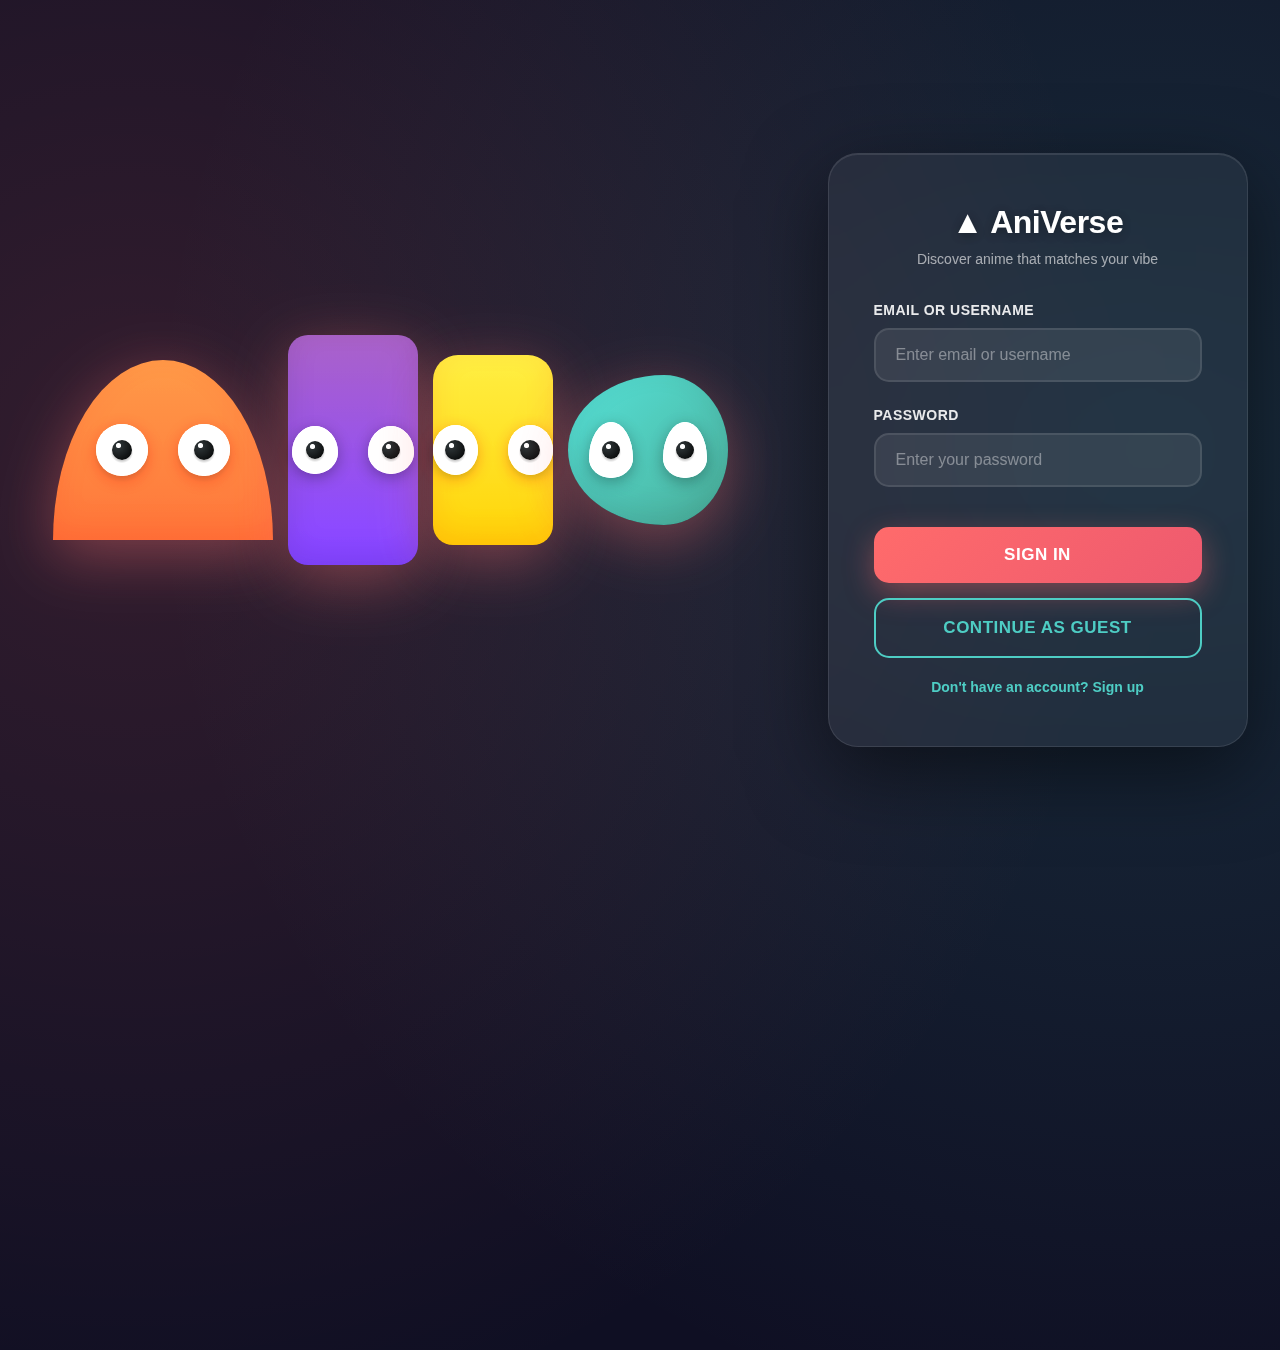
<file: frontend/index.html>
<!DOCTYPE html>
<html lang="en">

<head>
    <meta charset="UTF-8">
    <meta name="viewport" content="width=device-width, initial-scale=1.0">
    <title>AniVerse - Login</title>
    <style>
        * {
            margin: 0;
            padding: 0;
            box-sizing: border-box;
        }

        body {
            font-family: 'Segoe UI', Tahoma, Geneva, Verdana, sans-serif;
            background: #0f0f23;
            min-height: 100vh;
            display: flex;
            justify-content: center;
            align-items: center;
            overflow: hidden;
            position: relative;
        }

        body::before {
            content: '';
            position: absolute;
            width: 200%;
            height: 200%;
            background: radial-gradient(circle at 30% 50%, rgba(255, 107, 107, 0.15) 0%, transparent 50%),
                radial-gradient(circle at 70% 50%, rgba(78, 205, 196, 0.15) 0%, transparent 50%);
            animation: backgroundShift 20s ease-in-out infinite;
        }

        @keyframes backgroundShift {

            0%,
            100% {
                transform: translate(0, 0);
            }

            50% {
                transform: translate(-10%, -5%);
            }
        }

        .container {
            position: relative;
            display: flex;
            align-items: center;
            gap: 80px;
            z-index: 1;
        }

        .blobs-container {
            position: relative;
            display: flex;
            flex-direction: row;
            align-items: flex-end;
            justify-content: center;
            gap: 15px;
            padding: 20px;
        }

        .blob {
            position: relative;
            width: 160px;
            height: 160px;
            background: linear-gradient(135deg, #ff6b6b 0%, #ee5a6f 100%);
            border-radius: 63% 37% 54% 46% / 55% 48% 52% 45%;
            box-shadow: 0 15px 60px rgba(255, 107, 107, 0.4),
                inset 0 -10px 30px rgba(0, 0, 0, 0.1);
            animation: blobMorph 6s ease-in-out infinite;
            transition: all 0.5s cubic-bezier(0.68, -0.55, 0.265, 1.55);
            filter: brightness(1.1);
            justify-self: center;
            align-self: center;
        }

        /* Orange Blob - Semi-circle */
        .blob-1 {
            background: linear-gradient(180deg, #FF8C42 0%, #FF6B35 100%);
            animation: blobMorph1 5s ease-in-out infinite;
            width: 220px;
            height: 180px;
            border-radius: 50% 50% 15% 15% / 100% 100% 0% 0%;
        }

        @keyframes blobMorph1 {

            0%,
            100% {
                border-radius: 50% 50% 15% 15% / 100% 100% 0% 0%;
                transform: rotate(0deg) scale(1);
            }

            50% {
                border-radius: 45% 55% 12% 18% / 95% 100% 0% 0%;
                transform: rotate(-3deg) scale(1.03);
            }
        }

        /* Purple Blob - Rectangle */
        .blob-2 {
            background: linear-gradient(180deg, #9B59B6 0%, #7B3FF2 100%);
            animation: blobMorph2 6s ease-in-out infinite;
            width: 130px;
            height: 230px;
            border-radius: 20px;
            transition: all 0.5s cubic-bezier(0.68, -0.55, 0.265, 1.55);
        }

        @keyframes blobMorph2 {

            0%,
            100% {
                border-radius: 15px;
                transform: rotate(0deg) scale(1);
            }

            50% {
                border-radius: 18px 12px 15px 18px;
                transform: rotate(2deg) scale(1.02);
            }
        }

        /* Sneaky behavior - turn around when others cover eyes */
        .blob-2.sneaky {
            transform: rotateY(165deg) translateX(15px);
        }

        .blob-2.sneaky .eyes {
            transform: rotateY(180deg) translateX(-8px);
        }

        /* Yellow Blob - Rounded Square/Cylinder */
        .blob-3 {
            background: linear-gradient(180deg, #FFD93D 0%, #FFC107 100%);
            animation: blobMorph3 7s ease-in-out infinite;
            width: 120px;
            height: 190px;
            border-radius: 25px 25px 20px 20px;
        }

        @keyframes blobMorph3 {

            0%,
            100% {
                border-radius: 20px 20px 15px 15px;
                transform: rotate(0deg) scale(1);
            }

            50% {
                border-radius: 25px 25px 18px 18px;
                transform: rotate(-2deg) scale(1.02);
            }
        }

        /* Teal Blob - Organic blob */
        .blob-4 {
            background: linear-gradient(135deg, #4ECDC4 0%, #44A08D 100%);
            animation: blobMorph4 5.5s ease-in-out infinite;
            width: 160px;
            height: 150px;
            border-radius: 60% 40% 40% 60% / 50% 50% 50% 50%;
        }

        @keyframes blobMorph4 {

            0%,
            100% {
                border-radius: 60% 40% 40% 60% / 50% 50% 50% 50%;
                transform: rotate(0deg) scale(1);
            }

            50% {
                border-radius: 40% 60% 60% 40% / 60% 40% 60% 40%;
                transform: rotate(4deg) scale(1.03);
            }
        }

        @keyframes blobMorph {

            0%,
            100% {
                border-radius: 63% 37% 54% 46% / 55% 48% 52% 45%;
                transform: rotate(0deg) scale(1);
            }

            25% {
                border-radius: 40% 60% 70% 30% / 40% 60% 30% 60%;
                transform: rotate(-5deg) scale(1.05);
            }

            50% {
                border-radius: 70% 30% 30% 70% / 60% 40% 60% 40%;
                transform: rotate(5deg) scale(0.98);
            }

            75% {
                border-radius: 30% 70% 50% 50% / 50% 70% 30% 50%;
                transform: rotate(-3deg) scale(1.02);
            }
        }

        .eyes {
            position: absolute;
            width: 100%;
            height: 100%;
            top: 0;
            left: 0;
            display: flex;
            justify-content: center;
            align-items: center;
            gap: 30px;
            transition: transform 0.3s ease;
        }

        .eye {
            width: 38px;
            height: 42px;
            background: white;
            border-radius: 50% 50% 50% 50% / 60% 60% 40% 40%;
            position: relative;
            box-shadow: 0 4px 15px rgba(0, 0, 0, 0.3),
                inset 0 2px 5px rgba(255, 255, 255, 0.8);
            transition: all 0.3s cubic-bezier(0.68, -0.55, 0.265, 1.55);
        }

        /* Blob 1 - Big round eyes */
        .blob-1 .eye {
            width: 52px;
            height: 52px;
            border-radius: 50%;
        }

        .blob-1 .pupil {
            width: 20px;
            height: 20px;
        }

        /* Blob 2 - Narrow sneaky eyes */
        .blob-2 .eye {
            width: 46px;
            height: 48px;
            border-radius: 50% 50% 50% 50% / 55% 55% 45% 45%;
        }

        .blob-2 .pupil {
            width: 18px;
            height: 18px;
        }

        /* Blob 3 - Wide cheerful eyes */
        .blob-3 .eye {
            width: 54px;
            height: 50px;
            border-radius: 50%;
        }

        .blob-3 .pupil {
            width: 20px;
            height: 20px;
        }

        /* Blob 4 - Oval calm eyes */
        .blob-4 .eye {
            width: 44px;
            height: 56px;
            border-radius: 50% 50% 50% 50% / 65% 65% 35% 35%;
        }

        .blob-4 .pupil {
            width: 18px;
            height: 18px;
        }

        .pupil {
            width: 16px;
            height: 16px;
            background: radial-gradient(circle at 30% 30%, #2d3436, #000);
            border-radius: 50%;
            position: absolute;
            top: 50%;
            left: 50%;
            transform: translate(-50%, -50%);
            transition: all 0.15s ease;
            box-shadow: 0 2px 4px rgba(0, 0, 0, 0.4);
        }

        .pupil::after {
            content: '';
            position: absolute;
            width: 5px;
            height: 5px;
            background: white;
            border-radius: 50%;
            top: 3px;
            left: 4px;
        }

        .mouth {
            position: absolute;
            bottom: 35px;
            left: 50%;
            transform: translateX(-50%);
            width: 50px;
            height: 25px;
            border: 4px solid rgba(255, 255, 255, 0.8);
            border-top: none;
            border-radius: 0 0 50px 50px;
            transition: all 0.3s ease;
            opacity: 0;
        }

        .hand {
            position: absolute;
            width: 55px;
            height: 55px;
            background: inherit;
            border-radius: 60% 40% 55% 45% / 50% 50% 50% 50%;
            opacity: 0;
            transition: all 0.4s cubic-bezier(0.68, -0.55, 0.265, 1.55);
            pointer-events: none;
            box-shadow: 0 5px 20px rgba(0, 0, 0, 0.3);
            filter: brightness(0.95);
        }

        .hand-left {
            left: -25px;
            top: 45%;
            transform: translateY(-50%) rotate(-15deg);
        }

        .hand-right {
            right: -25px;
            top: 45%;
            transform: translateY(-50%) rotate(15deg);
        }

        .blob.covering .hand {
            opacity: 1;
        }

        .blob.covering .hand-left {
            left: 35px;
            transform: translateY(-50%) rotate(5deg) scale(1.1);
        }

        .blob.covering .hand-right {
            right: 35px;
            transform: translateY(-50%) rotate(-5deg) scale(1.1);
        }

        .blob.covering .eye {
            transform: scaleY(0.1);
            opacity: 0.3;
        }

        .blob.covering .pupil {
            opacity: 0;
        }

        .blob.happy {
            animation: wiggle 0.6s ease;
        }

        .blob.happy .mouth {
            opacity: 1;
            height: 30px;
            width: 60px;
        }

        /* Blob 1 - Wide happy smile */
        .blob-1.happy .mouth {
            width: 65px;
            height: 32px;
        }

        /* Blob 2 - Sly smirk */
        .blob-2.happy .mouth {
            width: 45px;
            height: 22px;
            transform: translateX(-50%) rotate(-5deg);
        }

        /* Blob 3 - Big grin */
        .blob-3.happy .mouth {
            width: 70px;
            height: 35px;
            border-width: 5px;
        }

        /* Blob 4 - Gentle smile */
        .blob-4.happy .mouth {
            width: 50px;
            height: 25px;
        }

        .blob.happy .eye {
            height: 25px;
            border-radius: 50% 50% 50% 50% / 70% 70% 30% 30%;
        }

        @keyframes wiggle {

            0%,
            100% {
                transform: rotate(0deg) scale(1);
            }

            25% {
                transform: rotate(-8deg) scale(1.08);
            }

            50% {
                transform: rotate(8deg) scale(1.08);
            }

            75% {
                transform: rotate(-8deg) scale(1.08);
            }
        }

        .blob.surprised .eye {
            width: 48px;
            height: 48px;
            border-radius: 50%;
        }

        .blob.surprised .pupil {
            width: 22px;
            height: 22px;
        }

        .blob.surprised .mouth {
            opacity: 1;
            width: 30px;
            height: 30px;
            border-radius: 50%;
            border: 4px solid rgba(255, 255, 255, 0.8);
            bottom: 30px;
        }

        /* Blob 1 - Big surprise */
        .blob-1.surprised .eye {
            width: 50px;
            height: 50px;
        }

        /* Blob 2 - Caught off guard */
        .blob-2.surprised .eye {
            width: 44px;
            height: 44px;
        }

        /* Blob 3 - Shocked wide */
        .blob-3.surprised .eye {
            width: 52px;
            height: 48px;
        }

        .blob-3.surprised .mouth {
            width: 35px;
            height: 35px;
        }

        /* Blob 4 - Subtle surprise */
        .blob-4.surprised .eye {
            width: 42px;
            height: 52px;
        }

        .blob.nervous {
            animation: shake 0.3s ease;
        }

        .blob.nervous .eye {
            animation: blink 0.15s ease 2;
        }

        @keyframes shake {

            0%,
            100% {
                transform: translateX(0);
            }

            25% {
                transform: translateX(-8px);
            }

            75% {
                transform: translateX(8px);
            }
        }

        @keyframes blink {

            0%,
            100% {
                transform: scaleY(1);
            }

            50% {
                transform: scaleY(0.1);
            }
        }

        .blob.typing .eyes {
            animation: lookDown 0.5s ease forwards;
        }

        @keyframes lookDown {
            to {
                transform: translateY(8px);
            }
        }

        .login-box {
            background: rgba(255, 255, 255, 0.05);
            backdrop-filter: blur(20px);
            padding: 50px 45px;
            border-radius: 30px;
            box-shadow: 0 25px 80px rgba(0, 0, 0, 0.5),
                inset 0 1px 0 rgba(255, 255, 255, 0.1);
            border: 1px solid rgba(255, 255, 255, 0.1);
            width: 420px;
        }

        h2 {
            text-align: center;
            color: #fff;
            margin-bottom: 10px;
            font-size: 32px;
            font-weight: 700;
            letter-spacing: -0.5px;
            text-shadow: 0 2px 10px rgba(0, 0, 0, 0.3);
        }

        .brand-subtitle {
            text-align: center;
            color: rgba(255, 255, 255, 0.6);
            margin-bottom: 35px;
            font-size: 14px;
        }

        .input-group {
            margin-bottom: 25px;
            position: relative;
        }

        label {
            display: block;
            margin-bottom: 10px;
            color: rgba(255, 255, 255, 0.9);
            font-weight: 600;
            font-size: 14px;
            letter-spacing: 0.5px;
            text-transform: uppercase;
        }

        input {
            width: 100%;
            padding: 16px 20px;
            border: 2px solid rgba(255, 255, 255, 0.1);
            border-radius: 15px;
            font-size: 16px;
            transition: all 0.3s ease;
            outline: none;
            background: rgba(255, 255, 255, 0.08);
            color: #fff;
            font-weight: 500;
        }

        input::placeholder {
            color: rgba(255, 255, 255, 0.4);
        }

        input:focus {
            border-color: #4ecdc4;
            background: rgba(255, 255, 255, 0.12);
            box-shadow: 0 0 0 4px rgba(78, 205, 196, 0.15),
                0 8px 20px rgba(78, 205, 196, 0.2);
            transform: translateY(-2px);
        }

        button {
            width: 100%;
            padding: 18px;
            background: linear-gradient(135deg, #ff6b6b 0%, #ee5a6f 100%);
            border: none;
            border-radius: 15px;
            color: white;
            font-size: 17px;
            font-weight: 700;
            cursor: pointer;
            transition: all 0.3s cubic-bezier(0.68, -0.55, 0.265, 1.55);
            margin-top: 15px;
            letter-spacing: 0.5px;
            text-transform: uppercase;
            box-shadow: 0 10px 30px rgba(255, 107, 107, 0.4);
        }

        button:hover {
            transform: translateY(-3px);
            box-shadow: 0 15px 40px rgba(255, 107, 107, 0.5);
            background: linear-gradient(135deg, #ff7b7b 0%, #ff6a7f 100%);
        }

        button:active {
            transform: translateY(-1px);
        }

        .forgot-password {
            text-align: center;
            margin-top: 20px;
        }

        .forgot-password a {
            color: #4ecdc4;
            text-decoration: none;
            font-size: 14px;
            font-weight: 600;
            transition: all 0.3s ease;
        }

        .forgot-password a:hover {
            color: #6ee7db;
            text-shadow: 0 0 10px rgba(78, 205, 196, 0.5);
        }

        .guest-btn {
            background: transparent;
            border: 2px solid #4ecdc4;
            color: #4ecdc4;
            box-shadow: none;
        }

        .guest-btn:hover {
            background: rgba(78, 205, 196, 0.15);
            box-shadow: 0 0 20px rgba(78, 205, 196, 0.3);
            border-color: #6ee7db;
            color: #6ee7db;
        }
    </style>
</head>

<body>
    <div class="container">
        <div class="blobs-container">
            <!-- Orange Blob -->
            <div class="blob blob-1" id="blob1">
                <div class="eyes">
                    <div class="eye">
                        <div class="pupil" data-blob="1" data-eye="1"></div>
                    </div>
                    <div class="eye">
                        <div class="pupil" data-blob="1" data-eye="2"></div>
                    </div>
                </div>
                <div class="mouth"></div>
                <div class="hand hand-left"></div>
                <div class="hand hand-right"></div>
            </div>

            <!-- Purple Blob -->
            <div class="blob blob-2" id="blob2">
                <div class="eyes">
                    <div class="eye">
                        <div class="pupil" data-blob="2" data-eye="1"></div>
                    </div>
                    <div class="eye">
                        <div class="pupil" data-blob="2" data-eye="2"></div>
                    </div>
                </div>
                <div class="mouth"></div>
                <div class="hand hand-left"></div>
                <div class="hand hand-right"></div>
            </div>

            <!-- Yellow Blob -->
            <div class="blob blob-3" id="blob3">
                <div class="eyes">
                    <div class="eye">
                        <div class="pupil" data-blob="3" data-eye="1"></div>
                    </div>
                    <div class="eye">
                        <div class="pupil" data-blob="3" data-eye="2"></div>
                    </div>
                </div>
                <div class="mouth"></div>
                <div class="hand hand-left"></div>
                <div class="hand hand-right"></div>
            </div>

            <!-- Teal Blob -->
            <div class="blob blob-4" id="blob4">
                <div class="eyes">
                    <div class="eye">
                        <div class="pupil" data-blob="4" data-eye="1"></div>
                    </div>
                    <div class="eye">
                        <div class="pupil" data-blob="4" data-eye="2"></div>
                    </div>
                </div>
                <div class="mouth"></div>
                <div class="hand hand-left"></div>
                <div class="hand hand-right"></div>
            </div>
        </div>

        <div class="login-box" id="loginBox">
            <h2>▲ AniVerse</h2>
            <p class="brand-subtitle">Discover anime that matches your vibe</p>
            <div id="errorMessage"
                style="display:none; color:#ff6b6b; text-align:center; margin-bottom:15px; font-size:14px;"></div>
            <form id="loginForm">
                <div class="input-group">
                    <label for="identifier">Email or Username</label>
                    <input type="text" id="identifier" name="identifier" placeholder="Enter email or username" required>
                </div>
                <div class="input-group">
                    <label for="password">Password</label>
                    <input type="password" id="password" name="password" placeholder="Enter your password" required>
                </div>
                <button type="submit" id="loginBtn">Sign In</button>
                <button type="button" id="guestBtn" class="guest-btn">Continue as Guest</button>
                <div class="forgot-password">
                    <a href="#" id="showSignup">Don't have an account? Sign up</a>
                </div>
            </form>
        </div>

        <!-- Signup Modal -->
        <div class="login-box" id="signupBox" style="display:none;">
            <h2>▲ Create Account</h2>
            <p class="brand-subtitle">Join the anime community</p>
            <div id="signupError"
                style="display:none; color:#ff6b6b; text-align:center; margin-bottom:15px; font-size:14px;"></div>
            <form id="signupForm">
                <div class="input-group">
                    <label for="signupEmail">Email</label>
                    <input type="email" id="signupEmail" name="email" placeholder="Enter your email" required>
                </div>
                <div class="input-group">
                    <label for="signupUsername">Username</label>
                    <input type="text" id="signupUsername" name="username" placeholder="Choose a username" required
                        minlength="3">
                </div>
                <div class="input-group">
                    <label for="signupPassword">Password</label>
                    <input type="password" id="signupPassword" name="password" placeholder="Create a password" required
                        minlength="6">
                </div>
                <button type="submit" id="signupBtn">Create Account</button>
                <div class="forgot-password">
                    <a href="#" id="showLogin">Already have an account? Sign in</a>
                </div>
            </form>
        </div>
    </div>

    <script>
        const blobs = [
            document.getElementById('blob1'),
            document.getElementById('blob2'),
            document.getElementById('blob3'),
            document.getElementById('blob4')
        ];

        const allPupils = document.querySelectorAll('.pupil');
        const identifierInput = document.getElementById('identifier');
        const passwordInput = document.getElementById('password');
        const loginForm = document.getElementById('loginForm');

        let currentFocus = null;
        let typingTimer = null;

        // Track mouse movement for eye following
        document.addEventListener('mousemove', (e) => {
            if (currentFocus !== 'password') {
                moveAllEyes(e.clientX, e.clientY);
            }
        });

        function moveAllEyes(targetX, targetY) {
            allPupils.forEach(pupil => {
                const blobId = pupil.getAttribute('data-blob');
                const blob = document.getElementById(`blob${blobId}`);
                const blobRect = blob.getBoundingClientRect();
                const centerX = blobRect.left + blobRect.width / 2;
                const centerY = blobRect.top + blobRect.height / 2;

                const angle = Math.atan2(targetY - centerY, targetX - centerX);
                const distance = Math.min(8, Math.hypot(targetX - centerX, targetY - centerY) / 30);
                const pupilX = Math.cos(angle) * distance;
                const pupilY = Math.sin(angle) * distance;

                pupil.style.transform = `translate(calc(-50% + ${pupilX}px), calc(-50% + ${pupilY}px))`;
            });
        }

        // React to username input
        usernameInput.addEventListener('focus', () => {
            currentFocus = 'username';

            // Different reactions for each blob
            blobs[0].classList.add('happy');
            setTimeout(() => blobs[1].classList.add('surprised'), 100);
            setTimeout(() => blobs[2].classList.add('happy'), 200);
            setTimeout(() => blobs[3].classList.add('surprised'), 300);

            blobs.forEach(blob => blob.classList.add('typing'));

            // Look at the username field
            const inputRect = usernameInput.getBoundingClientRect();
            const inputX = inputRect.left + inputRect.width / 2;
            const inputY = inputRect.top + inputRect.height / 2;
            moveAllEyes(inputX, inputY);

            // Reset after animation
            setTimeout(() => {
                blobs.forEach(blob => {
                    blob.classList.remove('happy', 'surprised');
                });
            }, 800);
        });

        usernameInput.addEventListener('blur', () => {
            if (currentFocus === 'username') {
                currentFocus = null;
            }
            blobs.forEach(blob => {
                blob.classList.remove('happy', 'typing', 'surprised');
            });
        });

        usernameInput.addEventListener('input', () => {
            clearTimeout(typingTimer);

            const length = usernameInput.value.length;

            // Rotating reactions for different blobs
            const blobIndex = length % 4;
            blobs[blobIndex].classList.add('surprised');

            setTimeout(() => {
                blobs[blobIndex].classList.remove('surprised');
            }, 300);

            // Occasional happy wiggle
            if (length > 0 && length % 5 === 0) {
                const randomBlob = blobs[Math.floor(Math.random() * 4)];
                randomBlob.classList.add('happy');
                setTimeout(() => randomBlob.classList.remove('happy'), 600);
            }
        });

        // React to password input - cover eyes for privacy!
        passwordInput.addEventListener('focus', () => {
            currentFocus = 'password';

            // Staggered nervous reaction, but blob 2 (purple) is sneaky!
            blobs.forEach((blob, index) => {
                setTimeout(() => {
                    blob.classList.add('nervous');
                    setTimeout(() => {
                        blob.classList.remove('nervous');
                        // Purple blob (index 1) turns around and peeks!
                        if (index !== 1) {
                            blob.classList.add('covering');
                        } else {
                            // Sneaky blob turns around
                            blob.classList.add('sneaky');

                            // Make eyes look to the corner (sneaky side-eye)
                            setTimeout(() => {
                                const sneakyPupils = blob.querySelectorAll('.pupil');
                                sneakyPupils.forEach((pupil, pIndex) => {
                                    // Look to the right corner (toward password)
                                    const pupilX = pIndex === 0 ? -10 : -10;
                                    const pupilY = -3;
                                    pupil.style.transform = `translate(calc(-50% + ${pupilX}px), calc(-50% + ${pupilY}px))`;
                                });
                            }, 400);
                        }
                    }, 300);
                }, index * 100);
            });
        });

        passwordInput.addEventListener('blur', () => {
            if (currentFocus === 'password') {
                currentFocus = null;
            }

            // Remove sneaky behavior
            blobs[1].classList.remove('sneaky');

            // Peek before uncovering - staggered
            blobs.forEach((blob, index) => {
                setTimeout(() => {
                    blob.classList.remove('covering');
                    blob.classList.add('surprised');

                    setTimeout(() => {
                        blob.classList.remove('surprised');
                    }, 500);
                }, index * 80);
            });
        });

        passwordInput.addEventListener('input', () => {
            // Random nervous shakes while entering password (only covered blobs)
            if (passwordInput.value.length % 2 === 0) {
                const coveredBlobs = blobs.filter((_, index) => index !== 1);
                const randomBlob = coveredBlobs[Math.floor(Math.random() * coveredBlobs.length)];
                randomBlob.classList.add('nervous');
                setTimeout(() => randomBlob.classList.remove('nervous'), 300);
            }

            // Sneaky blob reacts to what it sees (pupils move slightly)
            if (passwordInput.value.length % 3 === 0 && passwordInput.value.length > 0) {
                const sneakyPupils = blobs[1].querySelectorAll('.pupil');
                sneakyPupils.forEach(pupil => {
                    // Quick glance animation
                    pupil.style.transform = `translate(calc(-50% + ${-12}px), calc(-50% + ${-5}px))`;
                    setTimeout(() => {
                        pupil.style.transform = `translate(calc(-50% + ${-10}px), calc(-50% + ${-3}px))`;
                    }, 200);
                });
            }
        });

        // API Configuration
        const API_BASE = 'https://aniverse-production.up.railway.app';

        // Show error message
        function showError(elementId, message) {
            const el = document.getElementById(elementId);
            el.textContent = message;
            el.style.display = 'block';
            setTimeout(() => { el.style.display = 'none'; }, 5000);
        }

        // Toggle between login and signup forms
        document.getElementById('showSignup').addEventListener('click', (e) => {
            e.preventDefault();
            document.getElementById('loginBox').style.display = 'none';
            document.getElementById('signupBox').style.display = 'block';
        });

        document.getElementById('showLogin').addEventListener('click', (e) => {
            e.preventDefault();
            document.getElementById('signupBox').style.display = 'none';
            document.getElementById('loginBox').style.display = 'block';
        });

        // Handle login form submission
        loginForm.addEventListener('submit', async (e) => {
            e.preventDefault();
            const identifier = document.getElementById('identifier').value;
            const password = passwordInput.value;
            const loginBtn = document.getElementById('loginBtn');

            loginBtn.textContent = 'Signing in...';
            loginBtn.disabled = true;

            try {
                const response = await fetch(`${API_BASE}/api/auth/login`, {
                    method: 'POST',
                    headers: { 'Content-Type': 'application/json' },
                    body: JSON.stringify({ identifier, password })
                });

                const data = await response.json();

                if (response.ok) {
                    // Save token and user data
                    localStorage.setItem('aniverse_token', data.access_token);
                    localStorage.setItem('aniverse_user', JSON.stringify(data.user));

                    // Show happy animation
                    blobs.forEach(blob => blob.classList.remove('covering'));
                    blobs.forEach((blob, index) => {
                        setTimeout(() => {
                            blob.classList.add('happy');
                        }, index * 150);
                    });

                    // Redirect to main app
                    setTimeout(() => {
                        window.location.href = 'app.html';
                    }, 800);
                } else {
                    showError('errorMessage', data.detail || 'Login failed. Please check your credentials.');
                    blobs.forEach(blob => blob.classList.add('nervous'));
                    setTimeout(() => blobs.forEach(blob => blob.classList.remove('nervous')), 500);
                }
            } catch (error) {
                console.error('Login error:', error);
                showError('errorMessage', 'Connection failed. Please try again.');
            } finally {
                loginBtn.textContent = 'Sign In';
                loginBtn.disabled = false;
            }
        });

        // Handle signup form submission
        document.getElementById('signupForm').addEventListener('submit', async (e) => {
            e.preventDefault();
            const email = document.getElementById('signupEmail').value;
            const username = document.getElementById('signupUsername').value;
            const password = document.getElementById('signupPassword').value;
            const signupBtn = document.getElementById('signupBtn');

            signupBtn.textContent = 'Creating account...';
            signupBtn.disabled = true;

            try {
                const response = await fetch(`${API_BASE}/api/auth/register`, {
                    method: 'POST',
                    headers: { 'Content-Type': 'application/json' },
                    body: JSON.stringify({ email, username, password })
                });

                const data = await response.json();

                if (response.ok) {
                    // Save token and user data
                    localStorage.setItem('aniverse_token', data.access_token);
                    localStorage.setItem('aniverse_user', JSON.stringify(data.user));

                    // Show happy animation
                    blobs.forEach((blob, index) => {
                        setTimeout(() => {
                            blob.classList.add('happy');
                        }, index * 100);
                    });

                    // Redirect to main app
                    setTimeout(() => {
                        window.location.href = 'app.html';
                    }, 800);
                } else {
                    showError('signupError', data.detail || 'Registration failed. Please try again.');
                }
            } catch (error) {
                console.error('Signup error:', error);
                showError('signupError', 'Connection failed. Please try again.');
            } finally {
                signupBtn.textContent = 'Create Account';
                signupBtn.disabled = false;
            }
        });

        // Guest login handler
        document.getElementById('guestBtn').addEventListener('click', () => {
            // Clear any existing auth
            localStorage.removeItem('aniverse_token');
            localStorage.removeItem('aniverse_user');

            // Fun animation for guest login
            blobs.forEach((blob, index) => {
                setTimeout(() => {
                    blob.classList.add('happy');
                }, index * 100);
            });

            setTimeout(() => {
                window.location.href = 'app.html';
            }, 600);
        });

        // Initial eye position - looking at login box
        setTimeout(() => {
            const loginBoxRect = document.querySelector('.login-box').getBoundingClientRect();
            moveAllEyes(loginBoxRect.left + loginBoxRect.width / 2, loginBoxRect.top + loginBoxRect.height / 2);
        }, 100);

        // Add random blinks to different blobs
        setInterval(() => {
            const randomBlob = blobs[Math.floor(Math.random() * 4)];
            randomBlob.classList.add('nervous');
            setTimeout(() => randomBlob.classList.remove('nervous'), 150);
        }, 3000 + Math.random() * 2000);

        // Random expressions when idle
        setInterval(() => {
            if (!currentFocus) {
                const randomBlob = blobs[Math.floor(Math.random() * 4)];
                const expressions = ['happy', 'surprised'];
                const randomExpression = expressions[Math.floor(Math.random() * expressions.length)];

                randomBlob.classList.add(randomExpression);
                setTimeout(() => {
                    randomBlob.classList.remove(randomExpression);
                }, 800);
            }
        }, 5000 + Math.random() * 3000);
    </script>
</body>

</html>
</file>
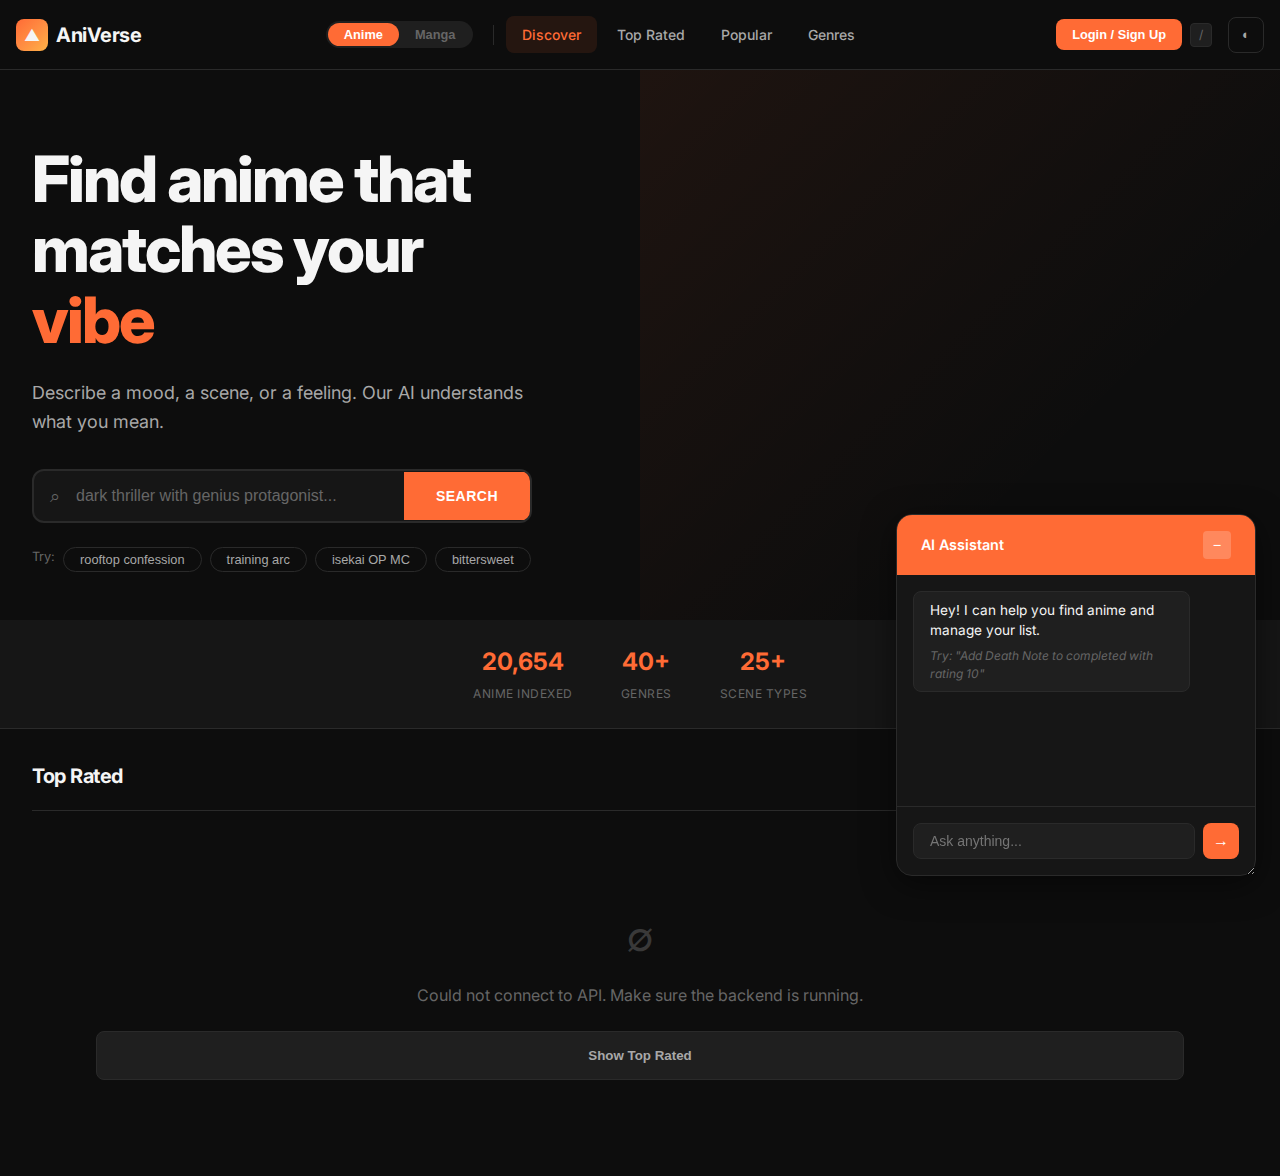
<file: frontend/app.html>
<!DOCTYPE html>
<html lang="en" data-theme="dark">

<head>
    <meta charset="UTF-8">
    <meta name="viewport" content="width=device-width, initial-scale=1.0">
    <title>AniVerse - Discover Anime</title>
    <meta name="description" content="AI-powered anime discovery with semantic search and personalized recommendations">
    <link rel="preconnect" href="https://fonts.googleapis.com">
    <link rel="preconnect" href="https://fonts.gstatic.com" crossorigin>
    <link href="https://fonts.googleapis.com/css2?family=Inter:wght@400;500;600;700;800&display=swap" rel="stylesheet">
    <link rel="stylesheet" href="styles/main.css?v=5">
</head>

<body>
    <!-- Navigation -->
    <nav class="navbar">
        <div class="nav-brand">
            <div class="brand-icon">▲</div>
            <span class="brand-text">AniVerse</span>
        </div>
        <div class="nav-links">
            <!-- Mode Toggle -->
            <div class="mode-toggle" id="modeToggle">
                <button class="mode-btn active" data-mode="anime" onclick="switchMode('anime')">Anime</button>
                <button class="mode-btn" data-mode="manga" onclick="switchMode('manga')">Manga</button>
            </div>
            <div class="nav-divider"></div>
            <a href="#" class="nav-link active" data-view="discover"
                onclick="loadCurrentMode(); return false;">Discover</a>
            <a href="#" class="nav-link" data-view="top-rated" onclick="loadTopRated(); return false;">Top Rated</a>
            <a href="#" class="nav-link" data-view="popular" onclick="loadPopular(); return false;">Popular</a>
            <a href="#" class="nav-link" data-view="genres" onclick="showGenreFilter(); return false;">Genres</a>
        </div>
        <div class="nav-actions">
            <div class="keyboard-hint" title="Press / to search">
                <kbd>/</kbd>
            </div>
            <button class="btn-theme" id="themeToggle" title="Toggle theme (T)">
                <span class="theme-icon">◐</span>
            </button>
        </div>
    </nav>

    <!-- Hero Section -->
    <section class="hero">
        <div class="hero-bg"></div>
        <div class="hero-content">
            <h1 class="hero-title">
                <span>Find anime that</span>
                <span>matches your <span class="highlight">vibe</span></span>
            </h1>
            <p class="hero-subtitle">
                Describe a mood, a scene, or a feeling. Our AI understands what you mean.
            </p>

            <!-- Search Box -->
            <div class="search-container">
                <div class="search-box">
                    <span class="search-icon">⌕</span>
                    <input type="text" id="searchInput" class="search-input"
                        placeholder="dark thriller with genius protagonist..." autocomplete="off">
                    <button class="search-btn" id="searchBtn">Search</button>
                </div>
                <div class="search-examples">
                    <span>Try:</span>
                    <button class="example-chip" data-query="anime with rooftop confession scene">rooftop
                        confession</button>
                    <button class="example-chip" data-query="epic training arc underdog">training arc</button>
                    <button class="example-chip" data-query="isekai overpowered protagonist">isekai OP MC</button>
                    <button class="example-chip" data-query="melancholic bittersweet ending">bittersweet</button>
                </div>
            </div>
        </div>
    </section>

    <!-- Quick Stats Bar -->
    <div class="stats-bar" id="statsBar">
        <div class="stat-item">
            <span class="stat-value" id="statTotal">20,654</span>
            <span class="stat-label">Anime Indexed</span>
        </div>
        <div class="stat-item">
            <span class="stat-value" id="statGenres">40+</span>
            <span class="stat-label">Genres</span>
        </div>
        <div class="stat-item">
            <span class="stat-value" id="statScenes">25+</span>
            <span class="stat-label">Scene Types</span>
        </div>
    </div>

    <!-- Results Section -->
    <section class="results-section" id="resultsSection">
        <div class="results-header">
            <h2 class="results-title" id="resultsTitle">Top Rated</h2>
            <span class="results-count" id="resultsCount"></span>
            <div class="results-actions">
                <button class="view-toggle active" data-view="grid" title="Grid view">▦</button>
                <button class="view-toggle" data-view="list" title="List view">☰</button>
            </div>
        </div>
        <div class="anime-grid" id="animeGrid">
            <!-- Skeleton loading -->
            <div class="skeleton-grid" id="skeletonGrid">
                <div class="skeleton-card">
                    <div class="skeleton-image"></div>
                    <div class="skeleton-text"></div>
                    <div class="skeleton-text short"></div>
                </div>
                <div class="skeleton-card">
                    <div class="skeleton-image"></div>
                    <div class="skeleton-text"></div>
                    <div class="skeleton-text short"></div>
                </div>
                <div class="skeleton-card">
                    <div class="skeleton-image"></div>
                    <div class="skeleton-text"></div>
                    <div class="skeleton-text short"></div>
                </div>
                <div class="skeleton-card">
                    <div class="skeleton-image"></div>
                    <div class="skeleton-text"></div>
                    <div class="skeleton-text short"></div>
                </div>
                <div class="skeleton-card">
                    <div class="skeleton-image"></div>
                    <div class="skeleton-text"></div>
                    <div class="skeleton-text short"></div>
                </div>
                <div class="skeleton-card">
                    <div class="skeleton-image"></div>
                    <div class="skeleton-text"></div>
                    <div class="skeleton-text short"></div>
                </div>
            </div>
            <!-- Loading state (hidden by default) -->
            <div class="loading-state" id="loadingState" style="display: none;">
                <div class="loader"></div>
                <p>Finding anime...</p>
            </div>
            <!-- Empty state -->
            <div class="empty-state" id="emptyState" style="display: none;">
                <span class="empty-icon">∅</span>
                <p>No results found</p>
                <button class="btn-secondary" onclick="loadInitialData()">Show Top Rated</button>
            </div>
        </div>
    </section>

    <!-- Anime Detail Modal -->
    <div class="modal" id="animeModal">
        <div class="modal-backdrop" id="modalBackdrop"></div>
        <div class="modal-content" id="modalContent">
            <button class="modal-close" id="modalClose" title="Close (Esc)">×</button>
            <div class="modal-body" id="modalBody"></div>
        </div>
    </div>

    <!-- AI Chat Panel -->
    <div class="chat-panel" id="chatPanel">
        <div class="chat-header">
            <span class="chat-title">AI Assistant</span>
            <div class="chat-header-actions">
                <button class="chat-toggle" id="chatToggle" title="Toggle (C)">−</button>
            </div>
        </div>
        <div class="chat-body" id="chatBody">
            <div class="chat-messages" id="chatMessages">
                <div class="chat-message assistant">
                    <p>Hey! I can help you find anime and manage your list.</p>
                    <p class="chat-hint-text">Try: "Add Death Note to completed with rating 10"</p>
                </div>
            </div>
            <div class="chat-input-container">
                <input type="text" id="chatInput" class="chat-input" placeholder="Ask anything...">
                <button class="chat-send" id="chatSend">→</button>
            </div>
        </div>
    </div>

    <!-- Toast Notifications -->
    <div class="toast-container" id="toastContainer"></div>

    <!-- Keyboard Shortcuts Modal -->
    <div class="shortcuts-modal" id="shortcutsModal">
        <div class="shortcuts-content">
            <h3>Keyboard Shortcuts</h3>
            <div class="shortcut-row"><kbd>/</kbd><span>Focus search</span></div>
            <div class="shortcut-row"><kbd>C</kbd><span>Toggle chat</span></div>
            <div class="shortcut-row"><kbd>T</kbd><span>Toggle theme</span></div>
            <div class="shortcut-row"><kbd>Esc</kbd><span>Close modal</span></div>
            <div class="shortcut-row"><kbd>?</kbd><span>Show shortcuts</span></div>
            <button class="btn-close" onclick="document.getElementById('shortcutsModal').classList.remove('active')">Got
                it</button>
        </div>
    </div>

    <!-- MAL Import Modal -->
    <div class="import-modal" id="importModal">
        <div class="import-backdrop" onclick="closeImportModal()"></div>
        <div class="import-content">
            <button class="modal-close" onclick="closeImportModal()">✕</button>
            <h2>🔄 Import from MyAnimeList</h2>
            <p class="import-subtitle">Bring your anime list to AniVerse</p>

            <div class="import-options">
                <!-- Option 1: OAuth -->
                <div class="import-option">
                    <div class="option-header">
                        <span class="option-icon">🔗</span>
                        <h3>Connect MAL Account</h3>
                        <span class="option-badge recommended">Recommended</span>
                    </div>
                    <p>Automatically sync your list by connecting your MAL account.</p>
                    <button class="btn-import-primary" onclick="startMALOAuth()">
                        Connect to MyAnimeList →
                    </button>
                </div>

                <div class="import-divider"><span>OR</span></div>

                <!-- Option 2: XML Upload -->
                <div class="import-option">
                    <div class="option-header">
                        <span class="option-icon">📁</span>
                        <h3>Upload XML Export</h3>
                    </div>
                    <p>Import from an XML file exported from MAL.</p>

                    <div class="import-instructions">
                        <h4>📋 How to export from MAL:</h4>
                        <ol>
                            <li>Go to <a href="https://myanimelist.net/panel.php?go=export" target="_blank">MAL Export
                                    Page</a></li>
                            <li>Click <strong>"Export My Anime List"</strong></li>
                            <li>Download the XML file</li>
                            <li>Upload it below</li>
                        </ol>
                    </div>

                    <div class="file-upload-zone" id="uploadZone">
                        <input type="file" id="xmlFileInput" accept=".xml,.gz" hidden>
                        <span class="upload-icon">📤</span>
                        <p>Drop your XML file here or <button
                                onclick="document.getElementById('xmlFileInput').click()">browse</button></p>
                        <span class="file-name" id="fileName"></span>
                    </div>
                    <button class="btn-import-secondary" id="uploadBtn" onclick="uploadMALXml()" disabled>
                        Upload & Import
                    </button>
                </div>
            </div>

            <div class="import-progress" id="importProgress" style="display: none;">
                <div class="progress-bar">
                    <div class="progress-fill"></div>
                </div>
                <p id="importStatus">Importing your anime list...</p>
            </div>
        </div>
    </div>

    <!-- Genre Filter Modal -->
    <div class="genre-modal" id="genreModal">
        <div class="genre-backdrop" onclick="closeGenreModal()"></div>
        <div class="genre-content">
            <button class="modal-close" onclick="closeGenreModal()">✕</button>
            <h3>Filter by Genre</h3>
            <div class="genre-grid" id="genreGrid">
                <!-- Genres loaded dynamically -->
            </div>
        </div>
    </div>

    <script src="components/app.js?v=5"></script>
</body>

</html>
</file>
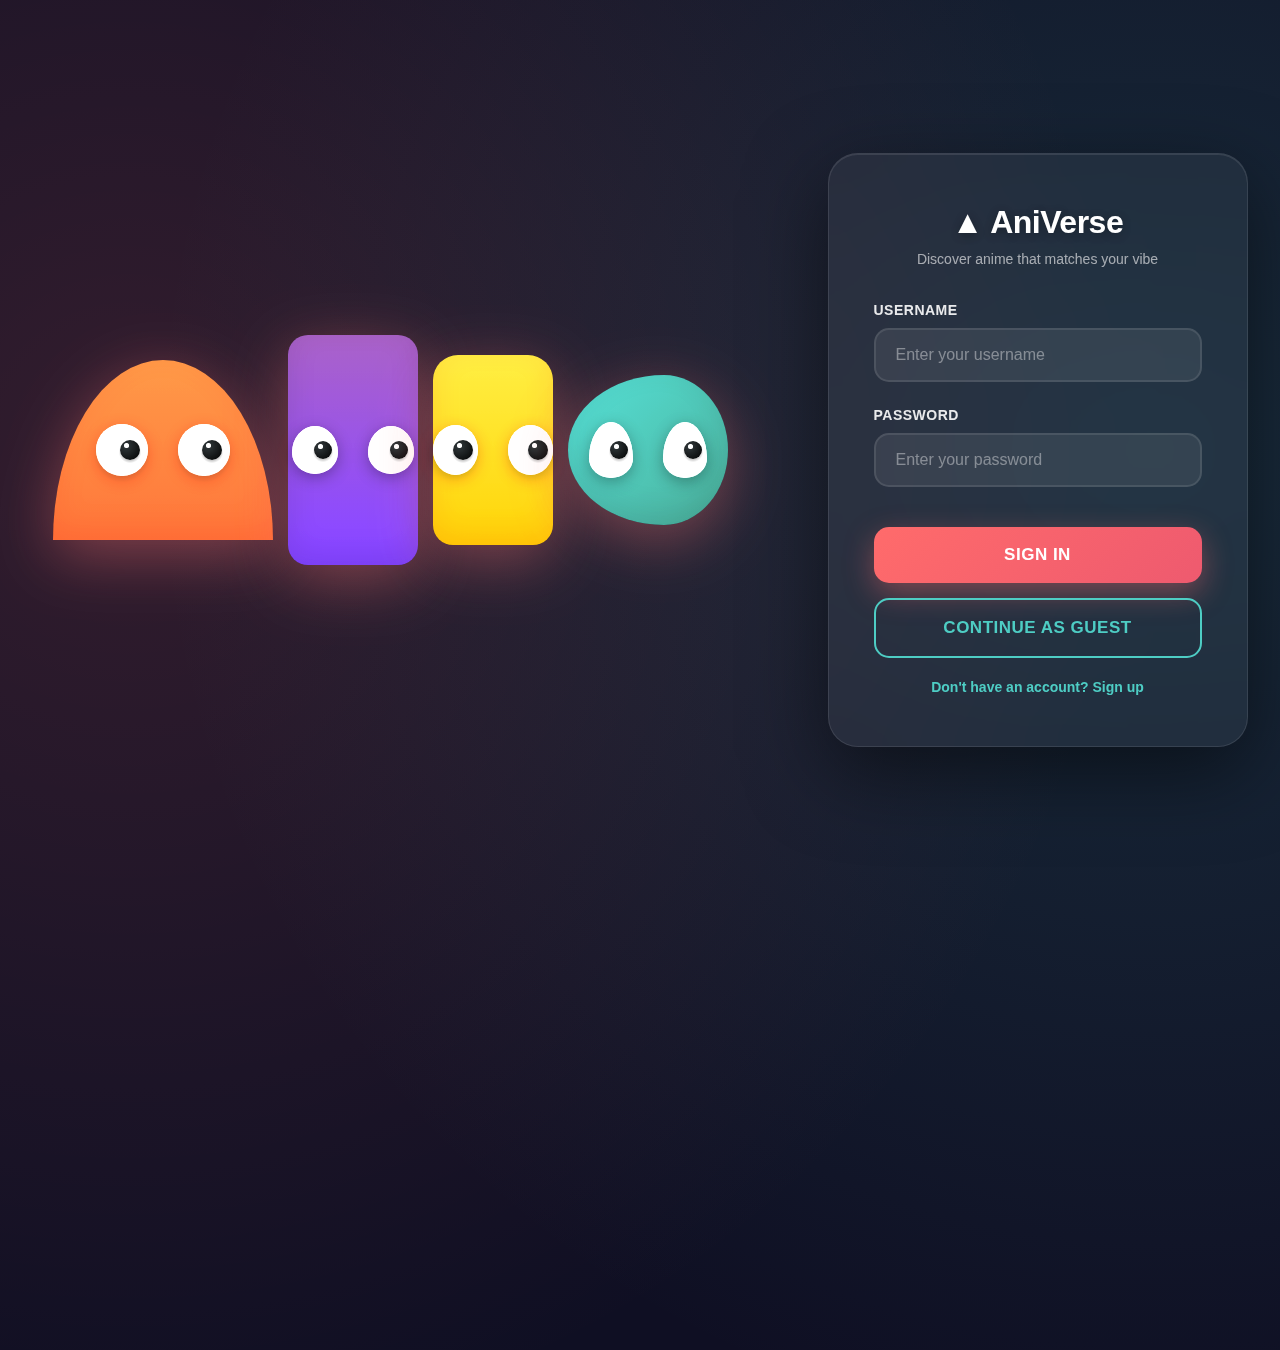
<file: frontend/login.html>
<!DOCTYPE html>
<html lang="en">

<head>
    <meta charset="UTF-8">
    <meta name="viewport" content="width=device-width, initial-scale=1.0">
    <title>AniVerse - Login</title>
    <style>
        * {
            margin: 0;
            padding: 0;
            box-sizing: border-box;
        }

        body {
            font-family: 'Segoe UI', Tahoma, Geneva, Verdana, sans-serif;
            background: #0f0f23;
            min-height: 100vh;
            display: flex;
            justify-content: center;
            align-items: center;
            overflow: hidden;
            position: relative;
        }

        body::before {
            content: '';
            position: absolute;
            width: 200%;
            height: 200%;
            background: radial-gradient(circle at 30% 50%, rgba(255, 107, 107, 0.15) 0%, transparent 50%),
                radial-gradient(circle at 70% 50%, rgba(78, 205, 196, 0.15) 0%, transparent 50%);
            animation: backgroundShift 20s ease-in-out infinite;
        }

        @keyframes backgroundShift {

            0%,
            100% {
                transform: translate(0, 0);
            }

            50% {
                transform: translate(-10%, -5%);
            }
        }

        .container {
            position: relative;
            display: flex;
            align-items: center;
            gap: 80px;
            z-index: 1;
        }

        .blobs-container {
            position: relative;
            display: flex;
            flex-direction: row;
            align-items: flex-end;
            justify-content: center;
            gap: 15px;
            padding: 20px;
        }

        .blob {
            position: relative;
            width: 160px;
            height: 160px;
            background: linear-gradient(135deg, #ff6b6b 0%, #ee5a6f 100%);
            border-radius: 63% 37% 54% 46% / 55% 48% 52% 45%;
            box-shadow: 0 15px 60px rgba(255, 107, 107, 0.4),
                inset 0 -10px 30px rgba(0, 0, 0, 0.1);
            animation: blobMorph 6s ease-in-out infinite;
            transition: all 0.5s cubic-bezier(0.68, -0.55, 0.265, 1.55);
            filter: brightness(1.1);
            justify-self: center;
            align-self: center;
        }

        /* Orange Blob - Semi-circle */
        .blob-1 {
            background: linear-gradient(180deg, #FF8C42 0%, #FF6B35 100%);
            animation: blobMorph1 5s ease-in-out infinite;
            width: 220px;
            height: 180px;
            border-radius: 50% 50% 15% 15% / 100% 100% 0% 0%;
        }

        @keyframes blobMorph1 {

            0%,
            100% {
                border-radius: 50% 50% 15% 15% / 100% 100% 0% 0%;
                transform: rotate(0deg) scale(1);
            }

            50% {
                border-radius: 45% 55% 12% 18% / 95% 100% 0% 0%;
                transform: rotate(-3deg) scale(1.03);
            }
        }

        /* Purple Blob - Rectangle */
        .blob-2 {
            background: linear-gradient(180deg, #9B59B6 0%, #7B3FF2 100%);
            animation: blobMorph2 6s ease-in-out infinite;
            width: 130px;
            height: 230px;
            border-radius: 20px;
            transition: all 0.5s cubic-bezier(0.68, -0.55, 0.265, 1.55);
        }

        @keyframes blobMorph2 {

            0%,
            100% {
                border-radius: 15px;
                transform: rotate(0deg) scale(1);
            }

            50% {
                border-radius: 18px 12px 15px 18px;
                transform: rotate(2deg) scale(1.02);
            }
        }

        /* Sneaky behavior - turn around when others cover eyes */
        .blob-2.sneaky {
            transform: rotateY(165deg) translateX(15px);
        }

        .blob-2.sneaky .eyes {
            transform: rotateY(180deg) translateX(-8px);
        }

        /* Yellow Blob - Rounded Square/Cylinder */
        .blob-3 {
            background: linear-gradient(180deg, #FFD93D 0%, #FFC107 100%);
            animation: blobMorph3 7s ease-in-out infinite;
            width: 120px;
            height: 190px;
            border-radius: 25px 25px 20px 20px;
        }

        @keyframes blobMorph3 {

            0%,
            100% {
                border-radius: 20px 20px 15px 15px;
                transform: rotate(0deg) scale(1);
            }

            50% {
                border-radius: 25px 25px 18px 18px;
                transform: rotate(-2deg) scale(1.02);
            }
        }

        /* Teal Blob - Organic blob */
        .blob-4 {
            background: linear-gradient(135deg, #4ECDC4 0%, #44A08D 100%);
            animation: blobMorph4 5.5s ease-in-out infinite;
            width: 160px;
            height: 150px;
            border-radius: 60% 40% 40% 60% / 50% 50% 50% 50%;
        }

        @keyframes blobMorph4 {

            0%,
            100% {
                border-radius: 60% 40% 40% 60% / 50% 50% 50% 50%;
                transform: rotate(0deg) scale(1);
            }

            50% {
                border-radius: 40% 60% 60% 40% / 60% 40% 60% 40%;
                transform: rotate(4deg) scale(1.03);
            }
        }

        @keyframes blobMorph {

            0%,
            100% {
                border-radius: 63% 37% 54% 46% / 55% 48% 52% 45%;
                transform: rotate(0deg) scale(1);
            }

            25% {
                border-radius: 40% 60% 70% 30% / 40% 60% 30% 60%;
                transform: rotate(-5deg) scale(1.05);
            }

            50% {
                border-radius: 70% 30% 30% 70% / 60% 40% 60% 40%;
                transform: rotate(5deg) scale(0.98);
            }

            75% {
                border-radius: 30% 70% 50% 50% / 50% 70% 30% 50%;
                transform: rotate(-3deg) scale(1.02);
            }
        }

        .eyes {
            position: absolute;
            width: 100%;
            height: 100%;
            top: 0;
            left: 0;
            display: flex;
            justify-content: center;
            align-items: center;
            gap: 30px;
            transition: transform 0.3s ease;
        }

        .eye {
            width: 38px;
            height: 42px;
            background: white;
            border-radius: 50% 50% 50% 50% / 60% 60% 40% 40%;
            position: relative;
            box-shadow: 0 4px 15px rgba(0, 0, 0, 0.3),
                inset 0 2px 5px rgba(255, 255, 255, 0.8);
            transition: all 0.3s cubic-bezier(0.68, -0.55, 0.265, 1.55);
        }

        /* Blob 1 - Big round eyes */
        .blob-1 .eye {
            width: 52px;
            height: 52px;
            border-radius: 50%;
        }

        .blob-1 .pupil {
            width: 20px;
            height: 20px;
        }

        /* Blob 2 - Narrow sneaky eyes */
        .blob-2 .eye {
            width: 46px;
            height: 48px;
            border-radius: 50% 50% 50% 50% / 55% 55% 45% 45%;
        }

        .blob-2 .pupil {
            width: 18px;
            height: 18px;
        }

        /* Blob 3 - Wide cheerful eyes */
        .blob-3 .eye {
            width: 54px;
            height: 50px;
            border-radius: 50%;
        }

        .blob-3 .pupil {
            width: 20px;
            height: 20px;
        }

        /* Blob 4 - Oval calm eyes */
        .blob-4 .eye {
            width: 44px;
            height: 56px;
            border-radius: 50% 50% 50% 50% / 65% 65% 35% 35%;
        }

        .blob-4 .pupil {
            width: 18px;
            height: 18px;
        }

        .pupil {
            width: 16px;
            height: 16px;
            background: radial-gradient(circle at 30% 30%, #2d3436, #000);
            border-radius: 50%;
            position: absolute;
            top: 50%;
            left: 50%;
            transform: translate(-50%, -50%);
            transition: all 0.15s ease;
            box-shadow: 0 2px 4px rgba(0, 0, 0, 0.4);
        }

        .pupil::after {
            content: '';
            position: absolute;
            width: 5px;
            height: 5px;
            background: white;
            border-radius: 50%;
            top: 3px;
            left: 4px;
        }

        .mouth {
            position: absolute;
            bottom: 35px;
            left: 50%;
            transform: translateX(-50%);
            width: 50px;
            height: 25px;
            border: 4px solid rgba(255, 255, 255, 0.8);
            border-top: none;
            border-radius: 0 0 50px 50px;
            transition: all 0.3s ease;
            opacity: 0;
        }

        .hand {
            position: absolute;
            width: 55px;
            height: 55px;
            background: inherit;
            border-radius: 60% 40% 55% 45% / 50% 50% 50% 50%;
            opacity: 0;
            transition: all 0.4s cubic-bezier(0.68, -0.55, 0.265, 1.55);
            pointer-events: none;
            box-shadow: 0 5px 20px rgba(0, 0, 0, 0.3);
            filter: brightness(0.95);
        }

        .hand-left {
            left: -25px;
            top: 45%;
            transform: translateY(-50%) rotate(-15deg);
        }

        .hand-right {
            right: -25px;
            top: 45%;
            transform: translateY(-50%) rotate(15deg);
        }

        .blob.covering .hand {
            opacity: 1;
        }

        .blob.covering .hand-left {
            left: 35px;
            transform: translateY(-50%) rotate(5deg) scale(1.1);
        }

        .blob.covering .hand-right {
            right: 35px;
            transform: translateY(-50%) rotate(-5deg) scale(1.1);
        }

        .blob.covering .eye {
            transform: scaleY(0.1);
            opacity: 0.3;
        }

        .blob.covering .pupil {
            opacity: 0;
        }

        .blob.happy {
            animation: wiggle 0.6s ease;
        }

        .blob.happy .mouth {
            opacity: 1;
            height: 30px;
            width: 60px;
        }

        /* Blob 1 - Wide happy smile */
        .blob-1.happy .mouth {
            width: 65px;
            height: 32px;
        }

        /* Blob 2 - Sly smirk */
        .blob-2.happy .mouth {
            width: 45px;
            height: 22px;
            transform: translateX(-50%) rotate(-5deg);
        }

        /* Blob 3 - Big grin */
        .blob-3.happy .mouth {
            width: 70px;
            height: 35px;
            border-width: 5px;
        }

        /* Blob 4 - Gentle smile */
        .blob-4.happy .mouth {
            width: 50px;
            height: 25px;
        }

        .blob.happy .eye {
            height: 25px;
            border-radius: 50% 50% 50% 50% / 70% 70% 30% 30%;
        }

        @keyframes wiggle {

            0%,
            100% {
                transform: rotate(0deg) scale(1);
            }

            25% {
                transform: rotate(-8deg) scale(1.08);
            }

            50% {
                transform: rotate(8deg) scale(1.08);
            }

            75% {
                transform: rotate(-8deg) scale(1.08);
            }
        }

        .blob.surprised .eye {
            width: 48px;
            height: 48px;
            border-radius: 50%;
        }

        .blob.surprised .pupil {
            width: 22px;
            height: 22px;
        }

        .blob.surprised .mouth {
            opacity: 1;
            width: 30px;
            height: 30px;
            border-radius: 50%;
            border: 4px solid rgba(255, 255, 255, 0.8);
            bottom: 30px;
        }

        /* Blob 1 - Big surprise */
        .blob-1.surprised .eye {
            width: 50px;
            height: 50px;
        }

        /* Blob 2 - Caught off guard */
        .blob-2.surprised .eye {
            width: 44px;
            height: 44px;
        }

        /* Blob 3 - Shocked wide */
        .blob-3.surprised .eye {
            width: 52px;
            height: 48px;
        }

        .blob-3.surprised .mouth {
            width: 35px;
            height: 35px;
        }

        /* Blob 4 - Subtle surprise */
        .blob-4.surprised .eye {
            width: 42px;
            height: 52px;
        }

        .blob.nervous {
            animation: shake 0.3s ease;
        }

        .blob.nervous .eye {
            animation: blink 0.15s ease 2;
        }

        @keyframes shake {

            0%,
            100% {
                transform: translateX(0);
            }

            25% {
                transform: translateX(-8px);
            }

            75% {
                transform: translateX(8px);
            }
        }

        @keyframes blink {

            0%,
            100% {
                transform: scaleY(1);
            }

            50% {
                transform: scaleY(0.1);
            }
        }

        .blob.typing .eyes {
            animation: lookDown 0.5s ease forwards;
        }

        @keyframes lookDown {
            to {
                transform: translateY(8px);
            }
        }

        .login-box {
            background: rgba(255, 255, 255, 0.05);
            backdrop-filter: blur(20px);
            padding: 50px 45px;
            border-radius: 30px;
            box-shadow: 0 25px 80px rgba(0, 0, 0, 0.5),
                inset 0 1px 0 rgba(255, 255, 255, 0.1);
            border: 1px solid rgba(255, 255, 255, 0.1);
            width: 420px;
        }

        h2 {
            text-align: center;
            color: #fff;
            margin-bottom: 10px;
            font-size: 32px;
            font-weight: 700;
            letter-spacing: -0.5px;
            text-shadow: 0 2px 10px rgba(0, 0, 0, 0.3);
        }

        .brand-subtitle {
            text-align: center;
            color: rgba(255, 255, 255, 0.6);
            margin-bottom: 35px;
            font-size: 14px;
        }

        .input-group {
            margin-bottom: 25px;
            position: relative;
        }

        label {
            display: block;
            margin-bottom: 10px;
            color: rgba(255, 255, 255, 0.9);
            font-weight: 600;
            font-size: 14px;
            letter-spacing: 0.5px;
            text-transform: uppercase;
        }

        input {
            width: 100%;
            padding: 16px 20px;
            border: 2px solid rgba(255, 255, 255, 0.1);
            border-radius: 15px;
            font-size: 16px;
            transition: all 0.3s ease;
            outline: none;
            background: rgba(255, 255, 255, 0.08);
            color: #fff;
            font-weight: 500;
        }

        input::placeholder {
            color: rgba(255, 255, 255, 0.4);
        }

        input:focus {
            border-color: #4ecdc4;
            background: rgba(255, 255, 255, 0.12);
            box-shadow: 0 0 0 4px rgba(78, 205, 196, 0.15),
                0 8px 20px rgba(78, 205, 196, 0.2);
            transform: translateY(-2px);
        }

        button {
            width: 100%;
            padding: 18px;
            background: linear-gradient(135deg, #ff6b6b 0%, #ee5a6f 100%);
            border: none;
            border-radius: 15px;
            color: white;
            font-size: 17px;
            font-weight: 700;
            cursor: pointer;
            transition: all 0.3s cubic-bezier(0.68, -0.55, 0.265, 1.55);
            margin-top: 15px;
            letter-spacing: 0.5px;
            text-transform: uppercase;
            box-shadow: 0 10px 30px rgba(255, 107, 107, 0.4);
        }

        button:hover {
            transform: translateY(-3px);
            box-shadow: 0 15px 40px rgba(255, 107, 107, 0.5);
            background: linear-gradient(135deg, #ff7b7b 0%, #ff6a7f 100%);
        }

        button:active {
            transform: translateY(-1px);
        }

        .forgot-password {
            text-align: center;
            margin-top: 20px;
        }

        .forgot-password a {
            color: #4ecdc4;
            text-decoration: none;
            font-size: 14px;
            font-weight: 600;
            transition: all 0.3s ease;
        }

        .forgot-password a:hover {
            color: #6ee7db;
            text-shadow: 0 0 10px rgba(78, 205, 196, 0.5);
        }

        .guest-btn {
            background: transparent;
            border: 2px solid #4ecdc4;
            color: #4ecdc4;
            box-shadow: none;
        }

        .guest-btn:hover {
            background: rgba(78, 205, 196, 0.15);
            box-shadow: 0 0 20px rgba(78, 205, 196, 0.3);
            border-color: #6ee7db;
            color: #6ee7db;
        }
    </style>
</head>

<body>
    <div class="container">
        <div class="blobs-container">
            <!-- Orange Blob -->
            <div class="blob blob-1" id="blob1">
                <div class="eyes">
                    <div class="eye">
                        <div class="pupil" data-blob="1" data-eye="1"></div>
                    </div>
                    <div class="eye">
                        <div class="pupil" data-blob="1" data-eye="2"></div>
                    </div>
                </div>
                <div class="mouth"></div>
                <div class="hand hand-left"></div>
                <div class="hand hand-right"></div>
            </div>

            <!-- Purple Blob -->
            <div class="blob blob-2" id="blob2">
                <div class="eyes">
                    <div class="eye">
                        <div class="pupil" data-blob="2" data-eye="1"></div>
                    </div>
                    <div class="eye">
                        <div class="pupil" data-blob="2" data-eye="2"></div>
                    </div>
                </div>
                <div class="mouth"></div>
                <div class="hand hand-left"></div>
                <div class="hand hand-right"></div>
            </div>

            <!-- Yellow Blob -->
            <div class="blob blob-3" id="blob3">
                <div class="eyes">
                    <div class="eye">
                        <div class="pupil" data-blob="3" data-eye="1"></div>
                    </div>
                    <div class="eye">
                        <div class="pupil" data-blob="3" data-eye="2"></div>
                    </div>
                </div>
                <div class="mouth"></div>
                <div class="hand hand-left"></div>
                <div class="hand hand-right"></div>
            </div>

            <!-- Teal Blob -->
            <div class="blob blob-4" id="blob4">
                <div class="eyes">
                    <div class="eye">
                        <div class="pupil" data-blob="4" data-eye="1"></div>
                    </div>
                    <div class="eye">
                        <div class="pupil" data-blob="4" data-eye="2"></div>
                    </div>
                </div>
                <div class="mouth"></div>
                <div class="hand hand-left"></div>
                <div class="hand hand-right"></div>
            </div>
        </div>

        <div class="login-box">
            <h2>▲ AniVerse</h2>
            <p class="brand-subtitle">Discover anime that matches your vibe</p>
            <form id="loginForm">
                <div class="input-group">
                    <label for="username">Username</label>
                    <input type="text" id="username" name="username" placeholder="Enter your username" required>
                </div>
                <div class="input-group">
                    <label for="password">Password</label>
                    <input type="password" id="password" name="password" placeholder="Enter your password" required>
                </div>
                <button type="submit">Sign In</button>
                <button type="button" id="guestBtn" class="guest-btn">Continue as Guest</button>
                <div class="forgot-password">
                    <a href="#">Don't have an account? Sign up</a>
                </div>
            </form>
        </div>
    </div>

    <script>
        const blobs = [
            document.getElementById('blob1'),
            document.getElementById('blob2'),
            document.getElementById('blob3'),
            document.getElementById('blob4')
        ];

        const allPupils = document.querySelectorAll('.pupil');
        const usernameInput = document.getElementById('username');
        const passwordInput = document.getElementById('password');
        const loginForm = document.getElementById('loginForm');

        let currentFocus = null;
        let typingTimer = null;

        // Track mouse movement for eye following
        document.addEventListener('mousemove', (e) => {
            if (currentFocus !== 'password') {
                moveAllEyes(e.clientX, e.clientY);
            }
        });

        function moveAllEyes(targetX, targetY) {
            allPupils.forEach(pupil => {
                const blobId = pupil.getAttribute('data-blob');
                const blob = document.getElementById(`blob${blobId}`);
                const blobRect = blob.getBoundingClientRect();
                const centerX = blobRect.left + blobRect.width / 2;
                const centerY = blobRect.top + blobRect.height / 2;

                const angle = Math.atan2(targetY - centerY, targetX - centerX);
                const distance = Math.min(8, Math.hypot(targetX - centerX, targetY - centerY) / 30);
                const pupilX = Math.cos(angle) * distance;
                const pupilY = Math.sin(angle) * distance;

                pupil.style.transform = `translate(calc(-50% + ${pupilX}px), calc(-50% + ${pupilY}px))`;
            });
        }

        // React to username input
        usernameInput.addEventListener('focus', () => {
            currentFocus = 'username';

            // Different reactions for each blob
            blobs[0].classList.add('happy');
            setTimeout(() => blobs[1].classList.add('surprised'), 100);
            setTimeout(() => blobs[2].classList.add('happy'), 200);
            setTimeout(() => blobs[3].classList.add('surprised'), 300);

            blobs.forEach(blob => blob.classList.add('typing'));

            // Look at the username field
            const inputRect = usernameInput.getBoundingClientRect();
            const inputX = inputRect.left + inputRect.width / 2;
            const inputY = inputRect.top + inputRect.height / 2;
            moveAllEyes(inputX, inputY);

            // Reset after animation
            setTimeout(() => {
                blobs.forEach(blob => {
                    blob.classList.remove('happy', 'surprised');
                });
            }, 800);
        });

        usernameInput.addEventListener('blur', () => {
            if (currentFocus === 'username') {
                currentFocus = null;
            }
            blobs.forEach(blob => {
                blob.classList.remove('happy', 'typing', 'surprised');
            });
        });

        usernameInput.addEventListener('input', () => {
            clearTimeout(typingTimer);

            const length = usernameInput.value.length;

            // Rotating reactions for different blobs
            const blobIndex = length % 4;
            blobs[blobIndex].classList.add('surprised');

            setTimeout(() => {
                blobs[blobIndex].classList.remove('surprised');
            }, 300);

            // Occasional happy wiggle
            if (length > 0 && length % 5 === 0) {
                const randomBlob = blobs[Math.floor(Math.random() * 4)];
                randomBlob.classList.add('happy');
                setTimeout(() => randomBlob.classList.remove('happy'), 600);
            }
        });

        // React to password input - cover eyes for privacy!
        passwordInput.addEventListener('focus', () => {
            currentFocus = 'password';

            // Staggered nervous reaction, but blob 2 (purple) is sneaky!
            blobs.forEach((blob, index) => {
                setTimeout(() => {
                    blob.classList.add('nervous');
                    setTimeout(() => {
                        blob.classList.remove('nervous');
                        // Purple blob (index 1) turns around and peeks!
                        if (index !== 1) {
                            blob.classList.add('covering');
                        } else {
                            // Sneaky blob turns around
                            blob.classList.add('sneaky');

                            // Make eyes look to the corner (sneaky side-eye)
                            setTimeout(() => {
                                const sneakyPupils = blob.querySelectorAll('.pupil');
                                sneakyPupils.forEach((pupil, pIndex) => {
                                    // Look to the right corner (toward password)
                                    const pupilX = pIndex === 0 ? -10 : -10;
                                    const pupilY = -3;
                                    pupil.style.transform = `translate(calc(-50% + ${pupilX}px), calc(-50% + ${pupilY}px))`;
                                });
                            }, 400);
                        }
                    }, 300);
                }, index * 100);
            });
        });

        passwordInput.addEventListener('blur', () => {
            if (currentFocus === 'password') {
                currentFocus = null;
            }

            // Remove sneaky behavior
            blobs[1].classList.remove('sneaky');

            // Peek before uncovering - staggered
            blobs.forEach((blob, index) => {
                setTimeout(() => {
                    blob.classList.remove('covering');
                    blob.classList.add('surprised');

                    setTimeout(() => {
                        blob.classList.remove('surprised');
                    }, 500);
                }, index * 80);
            });
        });

        passwordInput.addEventListener('input', () => {
            // Random nervous shakes while entering password (only covered blobs)
            if (passwordInput.value.length % 2 === 0) {
                const coveredBlobs = blobs.filter((_, index) => index !== 1);
                const randomBlob = coveredBlobs[Math.floor(Math.random() * coveredBlobs.length)];
                randomBlob.classList.add('nervous');
                setTimeout(() => randomBlob.classList.remove('nervous'), 300);
            }

            // Sneaky blob reacts to what it sees (pupils move slightly)
            if (passwordInput.value.length % 3 === 0 && passwordInput.value.length > 0) {
                const sneakyPupils = blobs[1].querySelectorAll('.pupil');
                sneakyPupils.forEach(pupil => {
                    // Quick glance animation
                    pupil.style.transform = `translate(calc(-50% + ${-12}px), calc(-50% + ${-5}px))`;
                    setTimeout(() => {
                        pupil.style.transform = `translate(calc(-50% + ${-10}px), calc(-50% + ${-3}px))`;
                    }, 200);
                });
            }
        });

        // Handle form submission
        loginForm.addEventListener('submit', (e) => {
            e.preventDefault();

            // Remove covering and show excitement
            blobs.forEach(blob => blob.classList.remove('covering'));

            setTimeout(() => {
                // Wave of happiness
                blobs.forEach((blob, index) => {
                    setTimeout(() => {
                        blob.classList.add('happy');
                        setTimeout(() => {
                            blob.classList.add('surprised');
                        }, 300);
                    }, index * 150);
                });
            }, 200);

            setTimeout(() => {
                // Redirect to main app
                window.location.href = 'index.html';
            }, 1200);
        });

        // Guest login handler
        document.getElementById('guestBtn').addEventListener('click', () => {
            // Fun animation for guest login
            blobs.forEach((blob, index) => {
                setTimeout(() => {
                    blob.classList.add('happy');
                }, index * 100);
            });

            setTimeout(() => {
                window.location.href = 'index.html';
            }, 600);
        });

        // Initial eye position - looking at login box
        setTimeout(() => {
            const loginBoxRect = document.querySelector('.login-box').getBoundingClientRect();
            moveAllEyes(loginBoxRect.left + loginBoxRect.width / 2, loginBoxRect.top + loginBoxRect.height / 2);
        }, 100);

        // Add random blinks to different blobs
        setInterval(() => {
            const randomBlob = blobs[Math.floor(Math.random() * 4)];
            randomBlob.classList.add('nervous');
            setTimeout(() => randomBlob.classList.remove('nervous'), 150);
        }, 3000 + Math.random() * 2000);

        // Random expressions when idle
        setInterval(() => {
            if (!currentFocus) {
                const randomBlob = blobs[Math.floor(Math.random() * 4)];
                const expressions = ['happy', 'surprised'];
                const randomExpression = expressions[Math.floor(Math.random() * expressions.length)];

                randomBlob.classList.add(randomExpression);
                setTimeout(() => {
                    randomBlob.classList.remove(randomExpression);
                }, 800);
            }
        }, 5000 + Math.random() * 3000);
    </script>
</body>

</html>
</file>
<file: frontend/styles/main.css>
/* AniVerse - Unique Design System */

/* ============================================
   Color Palette - Warm & Earthy with Accents
   ============================================ */
:root {
    /* Dark Theme - Warm blacks with orange/teal accents */
    --bg-primary: #0d0d0d;
    --bg-secondary: #161616;
    --bg-tertiary: #1f1f1f;
    --bg-card: #1a1a1a;
    --bg-elevated: #222222;

    --text-primary: #f5f5f5;
    --text-secondary: #a8a8a8;
    --text-muted: #666666;

    /* Accent - Warm orange to coral */
    --accent-primary: #ff6b35;
    --accent-secondary: #ff8c42;
    --accent-tertiary: #ffb347;
    --accent-gradient: linear-gradient(135deg, #ff6b35 0%, #ff8c42 50%, #ffb347 100%);

    /* Secondary accent - Teal for contrast */
    --teal: #2dd4bf;
    --teal-dark: #0d9488;

    --success: #22c55e;
    --warning: #eab308;
    --error: #ef4444;

    --border-color: #2a2a2a;
    --border-light: #333333;
    --shadow-color: rgba(0, 0, 0, 0.5);

    /* Spacing */
    --space-xs: 0.25rem;
    --space-sm: 0.5rem;
    --space-md: 1rem;
    --space-lg: 1.5rem;
    --space-xl: 2rem;
    --space-2xl: 3rem;
    --space-3xl: 4rem;

    /* Border Radius - More varied */
    --radius-sm: 4px;
    --radius-md: 8px;
    --radius-lg: 12px;
    --radius-xl: 16px;
    --radius-2xl: 24px;
    --radius-full: 9999px;

    /* Fonts - Mix of weights */
    --font-display: 'Inter', system-ui, sans-serif;
    --font-body: 'Inter', system-ui, sans-serif;

    /* Transitions */
    --transition-fast: 0.1s ease-out;
    --transition-base: 0.2s ease-out;
    --transition-slow: 0.3s ease-out;
}

/* Light Theme */
[data-theme="light"] {
    --bg-primary: #fafafa;
    --bg-secondary: #ffffff;
    --bg-tertiary: #f0f0f0;
    --bg-card: #ffffff;
    --bg-elevated: #ffffff;

    --text-primary: #1a1a1a;
    --text-secondary: #525252;
    --text-muted: #8a8a8a;

    --border-color: #e5e5e5;
    --border-light: #d4d4d4;
    --shadow-color: rgba(0, 0, 0, 0.08);
}

/* ============================================
   Reset & Base
   ============================================ */
*,
*::before,
*::after {
    box-sizing: border-box;
    margin: 0;
    padding: 0;
}

html {
    scroll-behavior: smooth;
    -webkit-font-smoothing: antialiased;
}

body {
    font-family: var(--font-body);
    background: var(--bg-primary);
    color: var(--text-primary);
    line-height: 1.5;
    min-height: 100vh;
}

/* Keyboard Hint */
.keyboard-hint {
    display: flex;
    align-items: center;
    margin-right: var(--space-sm);
}

.keyboard-hint kbd,
kbd {
    background: var(--bg-tertiary);
    border: 1px solid var(--border-color);
    border-radius: var(--radius-sm);
    padding: 2px 8px;
    font-size: 0.75rem;
    font-family: var(--font-body);
    color: var(--text-muted);
}

/* Stats Bar */
.stats-bar {
    display: flex;
    justify-content: center;
    gap: var(--space-2xl);
    padding: var(--space-lg) var(--space-xl);
    background: var(--bg-secondary);
    border-bottom: 1px solid var(--border-color);
}

.stat-item {
    text-align: center;
}

.stat-value {
    display: block;
    font-size: 1.5rem;
    font-weight: 700;
    color: var(--accent-primary);
}

.stat-label {
    font-size: 0.75rem;
    color: var(--text-muted);
    text-transform: uppercase;
    letter-spacing: 0.5px;
}

/* Skeleton Loading */
.skeleton-grid {
    display: grid;
    grid-template-columns: repeat(auto-fill, minmax(180px, 1fr));
    gap: var(--space-md);
    width: 100%;
}

.skeleton-card {
    background: var(--bg-card);
    border: 1px solid var(--border-color);
    border-radius: var(--radius-lg);
    overflow: hidden;
}

.skeleton-image {
    aspect-ratio: 2/3;
    background: linear-gradient(90deg, var(--bg-tertiary) 25%, var(--bg-elevated) 50%, var(--bg-tertiary) 75%);
    background-size: 200% 100%;
    animation: shimmer 1.5s infinite;
}

.skeleton-text {
    height: 14px;
    margin: 12px;
    border-radius: var(--radius-sm);
    background: linear-gradient(90deg, var(--bg-tertiary) 25%, var(--bg-elevated) 50%, var(--bg-tertiary) 75%);
    background-size: 200% 100%;
    animation: shimmer 1.5s infinite;
}

.skeleton-text.short {
    width: 60%;
    height: 10px;
}

@keyframes shimmer {
    0% {
        background-position: -200% 0;
    }

    100% {
        background-position: 200% 0;
    }
}

/* View Toggle */
.results-actions {
    margin-left: auto;
    display: flex;
    gap: 4px;
}

.view-toggle {
    background: transparent;
    border: 1px solid var(--border-color);
    color: var(--text-muted);
    width: 32px;
    height: 32px;
    border-radius: var(--radius-sm);
    cursor: pointer;
    transition: all var(--transition-fast);
}

.view-toggle:hover,
.view-toggle.active {
    background: var(--accent-primary);
    border-color: var(--accent-primary);
    color: white;
}

/* Toast Notifications */
.toast-container {
    position: fixed;
    bottom: var(--space-xl);
    left: 50%;
    transform: translateX(-50%);
    z-index: 1000;
    display: flex;
    flex-direction: column;
    gap: var(--space-sm);
}

.toast {
    background: var(--bg-secondary);
    border: 1px solid var(--border-color);
    border-radius: var(--radius-lg);
    padding: var(--space-md) var(--space-lg);
    box-shadow: 0 8px 24px var(--shadow-color);
    display: flex;
    align-items: center;
    gap: var(--space-md);
    animation: slideUp 0.3s ease-out;
    min-width: 280px;
}

.toast.success {
    border-color: var(--success);
}

.toast.error {
    border-color: var(--error);
}

.toast.info {
    border-color: var(--teal);
}

.toast-icon {
    font-size: 1.25rem;
}

.toast-message {
    flex: 1;
    font-size: 0.9rem;
}

@keyframes slideUp {
    from {
        transform: translateY(20px);
        opacity: 0;
    }

    to {
        transform: translateY(0);
        opacity: 1;
    }
}

/* Shortcuts Modal */
.shortcuts-modal {
    position: fixed;
    inset: 0;
    z-index: 500;
    display: none;
    align-items: center;
    justify-content: center;
    background: rgba(0, 0, 0, 0.8);
}

.shortcuts-modal.active {
    display: flex;
}

.shortcuts-content {
    background: var(--bg-secondary);
    border: 1px solid var(--border-color);
    border-radius: var(--radius-xl);
    padding: var(--space-xl);
    max-width: 320px;
    width: 100%;
}

.shortcuts-content h3 {
    margin-bottom: var(--space-lg);
    font-size: 1.125rem;
}

.shortcut-row {
    display: flex;
    align-items: center;
    justify-content: space-between;
    padding: var(--space-sm) 0;
    border-bottom: 1px solid var(--border-color);
}

.shortcut-row:last-of-type {
    border-bottom: none;
}

.shortcut-row kbd {
    min-width: 28px;
    text-align: center;
}

.shortcut-row span {
    color: var(--text-secondary);
    font-size: 0.9rem;
}

.btn-close,
.btn-secondary {
    width: 100%;
    margin-top: var(--space-lg);
    padding: var(--space-md);
    background: var(--accent-primary);
    border: none;
    border-radius: var(--radius-md);
    color: white;
    font-weight: 600;
    cursor: pointer;
}

.btn-secondary {
    background: var(--bg-tertiary);
    border: 1px solid var(--border-color);
    color: var(--text-secondary);
}

.btn-secondary:hover {
    border-color: var(--accent-primary);
    color: var(--accent-primary);
}

/* Chat Hint Text */
.chat-hint-text {
    font-size: 0.75rem;
    color: var(--text-muted);
    margin-top: 4px;
    font-style: italic;
}

/* ============================================
   Navigation - Minimal & Clean
   ============================================ */
.navbar {
    position: fixed;
    top: 0;
    left: 0;
    right: 0;
    z-index: 100;
    display: flex;
    align-items: center;
    justify-content: space-between;
    padding: var(--space-md) var(--space-xl);
    background: var(--bg-primary);
    border-bottom: 1px solid var(--border-color);
}

.nav-brand {
    display: flex;
    align-items: center;
    gap: var(--space-sm);
}

.brand-icon {
    width: 32px;
    height: 32px;
    background: var(--accent-gradient);
    border-radius: var(--radius-md);
    display: flex;
    align-items: center;
    justify-content: center;
    font-size: 1rem;
}

.brand-text {
    font-size: 1.25rem;
    font-weight: 700;
    letter-spacing: -0.5px;
    color: var(--text-primary);
}

.nav-links {
    display: flex;
    align-items: center;
    gap: var(--space-xs);
}

/* Mode Toggle (Anime/Manga) */
.mode-toggle {
    display: flex;
    background: var(--bg-tertiary);
    border-radius: var(--radius-full);
    padding: 2px;
    margin-right: var(--space-sm);
}

.mode-btn {
    background: transparent;
    border: none;
    color: var(--text-muted);
    padding: var(--space-xs) var(--space-md);
    border-radius: var(--radius-full);
    font-size: 0.8rem;
    font-weight: 600;
    cursor: pointer;
    transition: all var(--transition-fast);
}

.mode-btn:hover {
    color: var(--text-primary);
}

.mode-btn.active {
    background: var(--accent-primary);
    color: white;
}

.nav-divider {
    width: 1px;
    height: 20px;
    background: var(--border-color);
    margin: 0 var(--space-sm);
}

.nav-link {
    color: var(--text-secondary);
    text-decoration: none;
    font-size: 0.875rem;
    font-weight: 500;
    padding: var(--space-sm) var(--space-md);
    border-radius: var(--radius-md);
    transition: all var(--transition-fast);
}

.nav-link:hover {
    color: var(--text-primary);
    background: var(--bg-tertiary);
}

.nav-link.active {
    color: var(--accent-primary);
    background: rgba(255, 107, 53, 0.1);
}

.nav-actions {
    display: flex;
    align-items: center;
    gap: var(--space-sm);
}

.btn-theme {
    background: transparent;
    border: 1px solid var(--border-color);
    border-radius: var(--radius-md);
    width: 36px;
    height: 36px;
    display: flex;
    align-items: center;
    justify-content: center;
    cursor: pointer;
    transition: all var(--transition-fast);
    color: var(--text-secondary);
}

.btn-theme:hover {
    border-color: var(--accent-primary);
    color: var(--accent-primary);
}

/* ============================================
   Hero - Bold & Asymmetric
   ============================================ */
.hero {
    position: relative;
    min-height: 50vh;
    display: flex;
    align-items: center;
    padding: calc(80px + var(--space-3xl)) var(--space-xl) var(--space-2xl);
}

.hero-bg {
    position: absolute;
    top: 0;
    right: 0;
    width: 50%;
    height: 100%;
    background: linear-gradient(135deg, rgba(255, 107, 53, 0.08) 0%, transparent 70%);
    pointer-events: none;
}

.hero-content {
    position: relative;
    max-width: 700px;
}

.hero-title {
    font-size: clamp(2.5rem, 6vw, 4rem);
    font-weight: 800;
    line-height: 1.1;
    letter-spacing: -2px;
    margin-bottom: var(--space-lg);
}

.hero-title span {
    display: block;
}

.highlight {
    color: var(--accent-primary);
}

.hero-subtitle {
    font-size: 1.125rem;
    color: var(--text-secondary);
    margin-bottom: var(--space-xl);
    max-width: 500px;
    line-height: 1.6;
}

/* ============================================
   Search - Clean & Functional
   ============================================ */
.search-container {
    max-width: 600px;
}

.search-box {
    display: flex;
    align-items: center;
    background: var(--bg-secondary);
    border: 2px solid var(--border-color);
    border-radius: var(--radius-lg);
    overflow: hidden;
    transition: all var(--transition-base);
}

.search-box:focus-within {
    border-color: var(--accent-primary);
}

.search-icon {
    padding: 0 var(--space-md);
    color: var(--text-muted);
    font-size: 1.125rem;
}

.search-input {
    flex: 1;
    background: none;
    border: none;
    color: var(--text-primary);
    font-size: 1rem;
    padding: var(--space-md) 0;
    outline: none;
}

.search-input::placeholder {
    color: var(--text-muted);
}

.search-btn {
    background: var(--accent-primary);
    color: white;
    border: none;
    padding: var(--space-md) var(--space-xl);
    font-weight: 600;
    font-size: 0.875rem;
    cursor: pointer;
    transition: all var(--transition-fast);
    text-transform: uppercase;
    letter-spacing: 0.5px;
}

.search-btn:hover {
    background: var(--accent-secondary);
}

.search-examples {
    display: flex;
    flex-wrap: wrap;
    gap: var(--space-sm);
    margin-top: var(--space-lg);
}

.search-examples>span {
    color: var(--text-muted);
    font-size: 0.8rem;
}

.example-chip {
    background: transparent;
    border: 1px solid var(--border-color);
    color: var(--text-secondary);
    padding: var(--space-xs) var(--space-md);
    border-radius: var(--radius-full);
    font-size: 0.8rem;
    cursor: pointer;
    transition: all var(--transition-fast);
}

.example-chip:hover {
    border-color: var(--accent-primary);
    color: var(--accent-primary);
}

/* ============================================
   Results Section
   ============================================ */
.results-section {
    padding: var(--space-xl);
    max-width: 1400px;
    margin: 0 auto;
}

.results-header {
    display: flex;
    align-items: baseline;
    gap: var(--space-md);
    margin-bottom: var(--space-xl);
    padding-bottom: var(--space-md);
    border-bottom: 1px solid var(--border-color);
}

.results-title {
    font-size: 1.25rem;
    font-weight: 700;
    letter-spacing: -0.5px;
}

.results-count {
    color: var(--text-muted);
    font-size: 0.875rem;
}

/* ============================================
   Anime Grid - Compact Cards
   ============================================ */
.anime-grid {
    display: grid;
    grid-template-columns: repeat(auto-fill, minmax(180px, 1fr));
    gap: var(--space-md);
}

.anime-card {
    background: var(--bg-card);
    border: 1px solid var(--border-color);
    border-radius: var(--radius-lg);
    overflow: hidden;
    cursor: pointer;
    transition: all var(--transition-base);
    position: relative;
}

.anime-card:hover {
    transform: translateY(-4px);
    border-color: var(--accent-primary);
    box-shadow: 0 12px 24px var(--shadow-color);
}

.anime-card-image {
    position: relative;
    aspect-ratio: 2/3;
    overflow: hidden;
    background: var(--bg-tertiary);
}

.anime-card-image img {
    width: 100%;
    height: 100%;
    object-fit: cover;
    transition: transform var(--transition-slow);
}

.anime-card:hover .anime-card-image img {
    transform: scale(1.03);
}

.anime-card-score {
    position: absolute;
    top: var(--space-sm);
    right: var(--space-sm);
    background: var(--bg-primary);
    color: var(--accent-tertiary);
    padding: 2px 8px;
    border-radius: var(--radius-sm);
    font-size: 0.75rem;
    font-weight: 700;
}

.anime-card-similarity {
    position: absolute;
    bottom: 0;
    left: 0;
    right: 0;
    background: linear-gradient(to top, rgba(0, 0, 0, 0.9) 0%, transparent 100%);
    color: var(--teal);
    padding: var(--space-lg) var(--space-sm) var(--space-sm);
    font-size: 0.7rem;
    font-weight: 600;
}

.anime-card-info {
    padding: var(--space-sm) var(--space-md) var(--space-md);
}

.anime-card-title {
    font-size: 0.85rem;
    font-weight: 600;
    margin-bottom: 2px;
    display: -webkit-box;
    -webkit-line-clamp: 2;
    line-clamp: 2;
    -webkit-box-orient: vertical;
    overflow: hidden;
}

.anime-card-genres {
    font-size: 0.7rem;
    color: var(--text-muted);
    display: -webkit-box;
    -webkit-line-clamp: 1;
    line-clamp: 1;
    -webkit-box-orient: vertical;
    overflow: hidden;
}

/* Quick Actions Overlay */
.quick-actions {
    position: absolute;
    bottom: var(--space-sm);
    right: var(--space-sm);
    opacity: 0;
    transform: translateY(8px);
    transition: all var(--transition-fast);
}

.anime-card:hover .quick-actions {
    opacity: 1;
    transform: translateY(0);
}

.quick-btn {
    width: 28px;
    height: 28px;
    border-radius: var(--radius-md);
    background: var(--accent-primary);
    border: none;
    color: white;
    font-size: 1.25rem;
    font-weight: 700;
    cursor: pointer;
    display: flex;
    align-items: center;
    justify-content: center;
    transition: all var(--transition-fast);
    box-shadow: 0 2px 8px rgba(0, 0, 0, 0.3);
}

.quick-btn:hover {
    transform: scale(1.1);
    background: var(--accent-secondary);
}

/* Status badge */
.anime-card-status {
    position: absolute;
    top: var(--space-sm);
    left: var(--space-sm);
    padding: 2px 6px;
    border-radius: var(--radius-sm);
    font-size: 0.65rem;
    font-weight: 700;
    text-transform: uppercase;
    letter-spacing: 0.5px;
}

.status-watching {
    background: var(--teal);
    color: #000;
}

.status-completed {
    background: var(--success);
    color: #000;
}

.status-planned {
    background: var(--accent-primary);
    color: #fff;
}

.status-dropped {
    background: var(--error);
    color: #fff;
}

.status-on_hold {
    background: var(--warning);
    color: #000;
}

.anime-card-reason {
    font-size: 0.7rem;
    color: var(--teal);
    margin-top: 4px;
}

/* ============================================
   Loading & Empty States
   ============================================ */
.loading-state,
.empty-state {
    grid-column: 1 / -1;
    text-align: center;
    padding: var(--space-3xl);
    color: var(--text-muted);
}

.loader {
    width: 40px;
    height: 40px;
    border: 3px solid var(--border-color);
    border-top-color: var(--accent-primary);
    border-radius: 50%;
    animation: spin 0.8s linear infinite;
    margin: 0 auto var(--space-md);
}

@keyframes spin {
    to {
        transform: rotate(360deg);
    }
}

.empty-icon {
    font-size: 2.5rem;
    display: block;
    margin-bottom: var(--space-md);
    opacity: 0.5;
}

/* ============================================
   Modal - Clean Overlay
   ============================================ */
.modal {
    position: fixed;
    inset: 0;
    z-index: 200;
    display: none;
    align-items: center;
    justify-content: center;
    padding: var(--space-xl);
}

.modal.active {
    display: flex;
}

.modal-backdrop {
    position: absolute;
    inset: 0;
    background: rgba(0, 0, 0, 0.85);
}

.modal-content {
    position: relative;
    background: var(--bg-secondary);
    border: 1px solid var(--border-color);
    border-radius: var(--radius-xl);
    max-width: 800px;
    width: 100%;
    max-height: 90vh;
    overflow-y: auto;
}

.modal-close {
    position: absolute;
    top: var(--space-md);
    right: var(--space-md);
    background: var(--bg-tertiary);
    border: 1px solid var(--border-color);
    color: var(--text-primary);
    width: 32px;
    height: 32px;
    border-radius: var(--radius-md);
    cursor: pointer;
    font-size: 1rem;
    z-index: 10;
    transition: all var(--transition-fast);
}

.modal-close:hover {
    background: var(--accent-primary);
    border-color: var(--accent-primary);
    color: white;
}

.modal-body {
    padding: var(--space-xl);
}

.modal-hero {
    display: grid;
    grid-template-columns: 180px 1fr;
    gap: var(--space-xl);
    margin-bottom: var(--space-xl);
}

.modal-image {
    border-radius: var(--radius-lg);
    overflow: hidden;
    border: 1px solid var(--border-color);
}

.modal-image img {
    width: 100%;
    height: auto;
    display: block;
}

.modal-title {
    font-size: 1.5rem;
    font-weight: 700;
    letter-spacing: -0.5px;
    margin-bottom: var(--space-sm);
}

.modal-meta {
    display: flex;
    flex-wrap: wrap;
    gap: var(--space-xs);
    margin-bottom: var(--space-md);
}

.modal-badge {
    background: var(--bg-tertiary);
    border: 1px solid var(--border-color);
    padding: 4px 10px;
    border-radius: var(--radius-sm);
    font-size: 0.75rem;
    color: var(--text-secondary);
}

.modal-score {
    background: var(--accent-primary);
    color: white;
    border-color: var(--accent-primary);
    font-weight: 700;
}

.modal-synopsis {
    color: var(--text-secondary);
    line-height: 1.7;
    font-size: 0.95rem;
}

.modal-section {
    margin-top: var(--space-xl);
    padding-top: var(--space-xl);
    border-top: 1px solid var(--border-color);
}

.modal-section-title {
    font-size: 1rem;
    font-weight: 700;
    margin-bottom: var(--space-md);
    color: var(--text-primary);
}

/* List Actions */
.list-actions {
    margin-top: var(--space-lg);
    padding-top: var(--space-lg);
    border-top: 1px solid var(--border-color);
}

.list-buttons {
    display: flex;
    flex-wrap: wrap;
    gap: var(--space-xs);
    margin-bottom: var(--space-md);
}

.list-btn {
    padding: 6px 12px;
    background: var(--bg-tertiary);
    border: 1px solid var(--border-color);
    border-radius: var(--radius-md);
    color: var(--text-secondary);
    cursor: pointer;
    transition: all var(--transition-fast);
    font-size: 0.8rem;
}

.list-btn:hover {
    border-color: var(--accent-primary);
    color: var(--accent-primary);
}

.list-btn.active {
    background: var(--accent-primary);
    color: white;
    border-color: var(--accent-primary);
}

.rating-section {
    display: flex;
    align-items: center;
    gap: var(--space-md);
    color: var(--text-secondary);
    font-size: 0.875rem;
}

.rating-stars {
    display: flex;
    gap: 2px;
}

.star {
    font-size: 1.25rem;
    color: var(--border-light);
    cursor: pointer;
    transition: color var(--transition-fast);
}

.star:hover,
.star.filled {
    color: var(--accent-tertiary);
}

.btn-auth-cta {
    width: 100%;
    margin-top: var(--space-lg);
    padding: var(--space-md);
    background: transparent;
    border: 1px dashed var(--border-color);
    border-radius: var(--radius-md);
    color: var(--text-muted);
    cursor: pointer;
    transition: all var(--transition-fast);
    font-size: 0.875rem;
}

.btn-auth-cta:hover {
    border-color: var(--accent-primary);
    color: var(--accent-primary);
    border-style: solid;
}

/* ============================================
   Chat Panel - Minimal
   ============================================ */
.chat-panel {
    position: fixed;
    bottom: var(--space-lg);
    right: var(--space-lg);
    width: 360px;
    background: var(--bg-secondary);
    border: 1px solid var(--border-color);
    border-radius: var(--radius-xl);
    box-shadow: 0 8px 32px var(--shadow-color);
    overflow: hidden;
    z-index: 150;
}

.chat-panel.collapsed .chat-body {
    display: none;
}

.chat-header {
    display: flex;
    align-items: center;
    justify-content: space-between;
    padding: var(--space-md) var(--space-lg);
    background: var(--accent-primary);
    color: white;
    cursor: pointer;
}

.chat-title {
    font-weight: 600;
    font-size: 0.9rem;
}

.chat-toggle {
    background: rgba(255, 255, 255, 0.2);
    border: none;
    color: white;
    width: 28px;
    height: 28px;
    border-radius: var(--radius-sm);
    cursor: pointer;
    font-size: 0.9rem;
}

.chat-body {
    display: flex;
    flex-direction: column;
    height: 380px;
    overflow: visible;
}

.chat-messages {
    flex: 1;
    overflow-y: scroll;
    overflow-x: hidden;
    padding: var(--space-md);
    display: flex;
    flex-direction: column;
    gap: var(--space-sm);
    min-height: 0;
    max-height: 280px;
    scrollbar-width: auto;
    scrollbar-color: var(--accent-primary) var(--bg-tertiary);
}

/* Webkit scrollbar for chat */
.chat-messages::-webkit-scrollbar {
    width: 8px;
}

.chat-messages::-webkit-scrollbar-track {
    background: var(--bg-tertiary);
    border-radius: 4px;
}

.chat-messages::-webkit-scrollbar-thumb {
    background: var(--accent-primary);
    border-radius: 4px;
}

.chat-messages::-webkit-scrollbar-thumb:hover {
    background: var(--accent-secondary);
}


.chat-message {
    max-width: 85%;
    padding: var(--space-sm) var(--space-md);
    border-radius: var(--radius-md);
    font-size: 0.85rem;
    line-height: 1.5;
}

.chat-message.user {
    align-self: flex-end;
    background: var(--accent-primary);
    color: white;
}

.chat-message.assistant {
    align-self: flex-start;
    background: var(--bg-tertiary);
    border: 1px solid var(--border-color);
    color: var(--text-primary);
}

.chat-input-container {
    display: flex;
    gap: var(--space-sm);
    padding: var(--space-md);
    border-top: 1px solid var(--border-color);
}

.chat-input {
    flex: 1;
    background: var(--bg-tertiary);
    border: 1px solid var(--border-color);
    border-radius: var(--radius-md);
    padding: var(--space-sm) var(--space-md);
    color: var(--text-primary);
    font-size: 0.875rem;
    outline: none;
}

.chat-input:focus {
    border-color: var(--accent-primary);
}

.chat-send {
    background: var(--accent-primary);
    border: none;
    color: white;
    width: 36px;
    height: 36px;
    border-radius: var(--radius-md);
    cursor: pointer;
    font-size: 1rem;
}

.chat-send:hover {
    background: var(--accent-secondary);
}

/* ============================================
   Auth UI
   ============================================ */
.btn-auth {
    background: var(--accent-primary);
    color: white;
    border: none;
    padding: 8px 16px;
    border-radius: var(--radius-md);
    font-weight: 600;
    font-size: 0.8rem;
    cursor: pointer;
    transition: all var(--transition-fast);
}

.btn-auth:hover {
    background: var(--accent-secondary);
}

.user-dropdown {
    position: relative;
    display: flex;
    align-items: center;
    gap: var(--space-sm);
    padding: 6px 12px;
    background: var(--bg-tertiary);
    border: 1px solid var(--border-color);
    border-radius: var(--radius-md);
    cursor: pointer;
}

.user-avatar {
    font-size: 1rem;
}

.user-name {
    font-weight: 500;
    font-size: 0.85rem;
    color: var(--text-primary);
}

.dropdown-menu {
    position: absolute;
    top: calc(100% + 4px);
    right: 0;
    background: var(--bg-secondary);
    border: 1px solid var(--border-color);
    border-radius: var(--radius-md);
    min-width: 160px;
    box-shadow: 0 8px 24px var(--shadow-color);
    opacity: 0;
    visibility: hidden;
    transform: translateY(-8px);
    transition: all var(--transition-fast);
}

.user-dropdown:hover .dropdown-menu {
    opacity: 1;
    visibility: visible;
    transform: translateY(0);
}

.dropdown-menu a {
    display: block;
    padding: 10px 14px;
    color: var(--text-secondary);
    text-decoration: none;
    font-size: 0.85rem;
    transition: all var(--transition-fast);
}

.dropdown-menu a:hover {
    background: var(--bg-tertiary);
    color: var(--text-primary);
}

/* Auth Modal */
.auth-modal {
    position: fixed;
    inset: 0;
    z-index: 300;
    display: flex;
    align-items: center;
    justify-content: center;
}

.auth-backdrop {
    position: absolute;
    inset: 0;
    background: rgba(0, 0, 0, 0.85);
}

.auth-content {
    position: relative;
    background: var(--bg-secondary);
    border: 1px solid var(--border-color);
    border-radius: var(--radius-xl);
    padding: var(--space-xl);
    width: 100%;
    max-width: 380px;
}

.auth-tabs {
    display: flex;
    gap: var(--space-sm);
    margin-bottom: var(--space-xl);
}

.auth-tab {
    flex: 1;
    padding: 10px;
    background: var(--bg-tertiary);
    border: 1px solid var(--border-color);
    border-radius: var(--radius-md);
    color: var(--text-secondary);
    cursor: pointer;
    font-size: 0.875rem;
    font-weight: 500;
    transition: all var(--transition-fast);
}

.auth-tab.active {
    background: var(--accent-primary);
    color: white;
    border-color: var(--accent-primary);
}

.auth-form {
    display: flex;
    flex-direction: column;
    gap: var(--space-md);
}

.auth-form input {
    padding: 12px 14px;
    background: var(--bg-tertiary);
    border: 1px solid var(--border-color);
    border-radius: var(--radius-md);
    color: var(--text-primary);
    font-size: 0.9rem;
}

.auth-form input:focus {
    outline: none;
    border-color: var(--accent-primary);
}

.btn-submit {
    padding: 12px;
    background: var(--accent-primary);
    color: white;
    border: none;
    border-radius: var(--radius-md);
    font-size: 0.9rem;
    font-weight: 600;
    cursor: pointer;
}

.btn-submit:hover {
    background: var(--accent-secondary);
}

.auth-error {
    color: var(--error);
    font-size: 0.8rem;
    text-align: center;
}

/* ============================================
   Responsive
   ============================================ */
@media (max-width: 768px) {
    .nav-links {
        display: none;
    }

    .hero {
        padding: calc(70px + var(--space-xl)) var(--space-md) var(--space-xl);
    }

    .hero-title {
        font-size: 2rem;
        letter-spacing: -1px;
    }

    .search-examples {
        display: none;
    }

    .modal-hero {
        grid-template-columns: 1fr;
    }

    .modal-image {
        max-width: 160px;
        margin: 0 auto;
    }

    .chat-panel {
        right: var(--space-md);
        left: var(--space-md);
        width: auto;
    }

    .anime-grid {
        grid-template-columns: repeat(auto-fill, minmax(140px, 1fr));
    }
}

/* ============================================
   Resizable Chat Panel
   ============================================ */
.chat-panel {
    resize: both;
    overflow: hidden;
    min-width: 300px;
    min-height: 200px;
    max-width: 600px;
    max-height: 80vh;
}

.chat-resize-handle {
    position: absolute;
    top: 0;
    left: 0;
    width: 10px;
    height: 100%;
    cursor: ew-resize;
}

/* Action Messages */
.chat-message.action {
    background: rgba(45, 212, 191, 0.1);
    border: 1px solid var(--teal);
    color: var(--teal);
    font-size: 0.8rem;
    padding: 6px 10px;
}

.chat-message.action strong {
    color: var(--text-primary);
}

/* Anime Links in Chat */
.anime-link {
    color: var(--accent-secondary);
    text-decoration: underline;
    cursor: pointer;
    transition: color var(--transition-fast);
}

.anime-link:hover {
    color: var(--accent-primary);
}

/* Markdown Formatting in Chat */
.chat-message strong {
    font-weight: 600;
}

.chat-message em {
    font-style: italic;
}

.chat-message code {
    background: var(--bg-tertiary);
    padding: 2px 6px;
    border-radius: var(--radius-sm);
    font-family: 'Consolas', monospace;
    font-size: 0.85em;
}

.chat-message p {
    margin: 0;
}

.chat-message p+p {
    margin-top: 0.5em;
}

/* Enhanced Chat Body */
.chat-body {
    display: flex;
    flex-direction: column;
    height: calc(100% - 50px);
    min-height: 300px;
    overflow: hidden;
}

.chat-messages {
    flex: 1;
    overflow-y: auto;
    overflow-x: hidden;
    padding: var(--space-md);
    display: flex;
    flex-direction: column;
    gap: var(--space-sm);
    min-height: 0;
    word-wrap: break-word;
}

/* Chat Commands Hint */
.chat-hint {
    font-size: 0.7rem;
    color: var(--text-muted);
    padding: 4px var(--space-md);
    border-top: 1px solid var(--border-color);
}

/* ============================================
   Mobile Responsive Design
   ============================================ */

/* Tablet (768px and below) */
@media (max-width: 768px) {
    :root {
        --space-xl: 1.5rem;
        --space-2xl: 2rem;
    }

    .navbar {
        padding: var(--space-sm) var(--space-md);
    }

    .nav-links {
        display: none;
    }

    .keyboard-hint {
        display: none;
    }

    .hero {
        padding: calc(60px + var(--space-xl)) var(--space-md) var(--space-lg);
        min-height: 45vh;
    }

    .hero-title {
        font-size: 1.75rem;
        letter-spacing: -1px;
    }

    .hero-subtitle {
        font-size: 0.95rem;
        margin-bottom: var(--space-lg);
    }

    .search-box {
        flex-direction: column;
        gap: var(--space-sm);
        padding: var(--space-sm);
    }

    .search-input {
        text-align: center;
        padding: var(--space-md);
    }

    .search-btn {
        width: 100%;
        padding: var(--space-md);
    }

    .search-icon {
        display: none;
    }

    .search-examples {
        display: none;
    }

    .stats-bar {
        gap: var(--space-lg);
        padding: var(--space-md);
    }

    .stat-value {
        font-size: 1.25rem;
    }

    .stat-label {
        font-size: 0.65rem;
    }

    .results-section {
        padding: var(--space-md);
    }

    .results-header {
        flex-wrap: wrap;
        gap: var(--space-sm);
    }

    .results-title {
        font-size: 1.1rem;
    }

    .anime-grid {
        grid-template-columns: repeat(auto-fill, minmax(140px, 1fr));
        gap: var(--space-sm);
    }

    .anime-card-info {
        padding: var(--space-sm);
    }

    .anime-card-title {
        font-size: 0.8rem;
    }

    .quick-actions {
        opacity: 1;
        transform: translateY(0);
    }

    /* Modal */
    .modal-content {
        border-radius: var(--radius-lg);
        max-height: 95vh;
    }

    .modal-hero {
        grid-template-columns: 1fr;
        gap: var(--space-md);
    }

    .modal-image {
        max-width: 150px;
        margin: 0 auto;
    }

    .modal-title {
        font-size: 1.25rem;
        text-align: center;
    }

    .modal-meta {
        justify-content: center;
    }

    .list-buttons {
        justify-content: center;
    }

    .rating-section {
        flex-direction: column;
        align-items: center;
    }

    /* Chat */
    .chat-panel {
        position: fixed;
        bottom: 0;
        left: 0;
        right: 0;
        width: 100%;
        border-radius: var(--radius-xl) var(--radius-xl) 0 0;
        max-width: none;
        max-height: 70vh;
        resize: none;
    }

    .chat-panel.collapsed {
        bottom: 0;
        height: auto;
    }

    .chat-body {
        height: 50vh;
    }

    /* Skeleton */
    .skeleton-grid {
        grid-template-columns: repeat(auto-fill, minmax(140px, 1fr));
    }
}

/* Phone (480px and below) */
@media (max-width: 480px) {
    .navbar {
        padding: var(--space-sm);
    }

    .brand-text {
        font-size: 1.1rem;
    }

    .brand-icon {
        width: 28px;
        height: 28px;
        font-size: 0.875rem;
    }

    .hero {
        padding: calc(56px + var(--space-md)) var(--space-sm) var(--space-md);
        min-height: 40vh;
    }

    .hero-title {
        font-size: 1.5rem;
    }

    .hero-subtitle {
        font-size: 0.875rem;
    }

    .stats-bar {
        gap: var(--space-md);
    }

    .stat-value {
        font-size: 1rem;
    }

    .anime-grid {
        grid-template-columns: repeat(2, 1fr);
        gap: 8px;
    }

    .anime-card {
        border-radius: var(--radius-md);
    }

    .anime-card-score {
        font-size: 0.7rem;
        padding: 2px 6px;
    }

    .anime-card-title {
        font-size: 0.75rem;
        -webkit-line-clamp: 1;
        line-clamp: 1;
    }

    .anime-card-genres {
        display: none;
    }

    .modal {
        padding: 0;
    }

    .modal-content {
        border-radius: 0;
        max-height: 100vh;
        height: 100vh;
    }

    .modal-body {
        padding: var(--space-md);
    }

    .modal-close {
        top: var(--space-sm);
        right: var(--space-sm);
    }

    .list-btn {
        font-size: 0.75rem;
        padding: 4px 8px;
    }

    .star {
        font-size: 1rem;
    }

    .chat-message {
        font-size: 0.8rem;
        padding: 6px 10px;
    }

    .chat-input {
        font-size: 16px;
        /* Prevents iOS zoom */
    }

    .toast {
        min-width: auto;
        max-width: 90vw;
        font-size: 0.85rem;
    }

    .shortcuts-modal {
        display: none !important;
    }
}

/* Landscape phone */
@media (max-height: 500px) and (orientation: landscape) {
    .hero {
        min-height: auto;
        padding: calc(60px + var(--space-sm)) var(--space-md) var(--space-sm);
    }

    .hero-title {
        font-size: 1.5rem;
    }

    .hero-subtitle {
        display: none;
    }

    .stats-bar {
        display: none;
    }

    .chat-panel {
        height: 100vh;
        max-height: 100vh;
        border-radius: 0;
    }
}

/* Touch device optimizations */
@media (hover: none) and (pointer: coarse) {
    .quick-actions {
        opacity: 1;
        transform: translateY(0);
    }

    .anime-card:hover {
        transform: none;
    }

    .btn-theme:hover {
        transform: none;
    }

    .nav-link:hover {
        background: transparent;
    }
}

/* Safe area for notched phones */
@supports (padding: max(0px)) {
    .navbar {
        padding-top: max(var(--space-md), env(safe-area-inset-top));
        padding-left: max(var(--space-md), env(safe-area-inset-left));
        padding-right: max(var(--space-md), env(safe-area-inset-right));
    }

    .chat-panel {
        padding-bottom: max(0px, env(safe-area-inset-bottom));
    }

    .modal-content {
        padding-bottom: max(0px, env(safe-area-inset-bottom));
    }
}

/* ============================================
   MAL Import Modal
   ============================================ */
.import-modal,
.genre-modal {
    position: fixed;
    inset: 0;
    z-index: 500;
    display: none;
    align-items: center;
    justify-content: center;
}

.import-modal.active,
.genre-modal.active {
    display: flex;
}

.import-backdrop,
.genre-backdrop {
    position: absolute;
    inset: 0;
    background: rgba(0, 0, 0, 0.85);
    backdrop-filter: blur(4px);
}

.import-content {
    position: relative;
    background: var(--bg-secondary);
    border: 1px solid var(--border-color);
    border-radius: var(--radius-xl);
    padding: var(--space-xl);
    max-width: 500px;
    width: 90%;
    max-height: 90vh;
    overflow-y: auto;
}

.import-content h2 {
    font-size: 1.5rem;
    margin-bottom: var(--space-xs);
}

.import-subtitle {
    color: var(--text-muted);
    margin-bottom: var(--space-xl);
}

.import-options {
    display: flex;
    flex-direction: column;
    gap: var(--space-lg);
}

.import-option {
    background: var(--bg-tertiary);
    border: 1px solid var(--border-color);
    border-radius: var(--radius-lg);
    padding: var(--space-lg);
}

.option-header {
    display: flex;
    align-items: center;
    gap: var(--space-sm);
    margin-bottom: var(--space-sm);
}

.option-icon {
    font-size: 1.5rem;
}

.option-header h3 {
    font-size: 1rem;
    margin: 0;
}

.option-badge {
    font-size: 0.65rem;
    padding: 2px 8px;
    border-radius: var(--radius-full);
    text-transform: uppercase;
    letter-spacing: 0.5px;
}

.option-badge.recommended {
    background: var(--teal);
    color: #000;
}

.import-option p {
    font-size: 0.85rem;
    color: var(--text-secondary);
    margin-bottom: var(--space-md);
}

.btn-import-primary {
    width: 100%;
    padding: var(--space-md);
    background: var(--accent-gradient);
    border: none;
    border-radius: var(--radius-md);
    color: white;
    font-weight: 600;
    font-size: 0.9rem;
    cursor: pointer;
    transition: all var(--transition-fast);
}

.btn-import-primary:hover {
    transform: translateY(-2px);
    box-shadow: 0 4px 12px rgba(255, 107, 53, 0.3);
}

.btn-import-secondary {
    width: 100%;
    padding: var(--space-md);
    background: var(--bg-elevated);
    border: 1px solid var(--border-color);
    border-radius: var(--radius-md);
    color: var(--text-primary);
    font-weight: 600;
    font-size: 0.9rem;
    cursor: pointer;
    transition: all var(--transition-fast);
}

.btn-import-secondary:hover:not(:disabled) {
    border-color: var(--accent-primary);
    color: var(--accent-primary);
}

.btn-import-secondary:disabled {
    opacity: 0.5;
    cursor: not-allowed;
}

.import-divider {
    display: flex;
    align-items: center;
    gap: var(--space-md);
    color: var(--text-muted);
    font-size: 0.8rem;
}

.import-divider::before,
.import-divider::after {
    content: '';
    flex: 1;
    height: 1px;
    background: var(--border-color);
}

.import-instructions {
    background: var(--bg-primary);
    border-radius: var(--radius-md);
    padding: var(--space-md);
    margin-bottom: var(--space-md);
}

.import-instructions h4 {
    font-size: 0.85rem;
    margin-bottom: var(--space-sm);
}

.import-instructions ol {
    padding-left: var(--space-lg);
    font-size: 0.8rem;
    color: var(--text-secondary);
}

.import-instructions li {
    margin-bottom: 4px;
}

.import-instructions a {
    color: var(--accent-primary);
    text-decoration: underline;
}

.file-upload-zone {
    border: 2px dashed var(--border-color);
    border-radius: var(--radius-md);
    padding: var(--space-xl);
    text-align: center;
    margin-bottom: var(--space-md);
    transition: all var(--transition-fast);
}

.file-upload-zone:hover,
.file-upload-zone.dragover {
    border-color: var(--accent-primary);
    background: rgba(255, 107, 53, 0.05);
}

.upload-icon {
    font-size: 2rem;
    display: block;
    margin-bottom: var(--space-sm);
}

.file-upload-zone p {
    font-size: 0.85rem;
    color: var(--text-muted);
    margin: 0;
}

.file-upload-zone button {
    background: none;
    border: none;
    color: var(--accent-primary);
    text-decoration: underline;
    cursor: pointer;
    font-size: inherit;
}

.file-name {
    display: block;
    margin-top: var(--space-sm);
    color: var(--teal);
    font-size: 0.85rem;
    font-weight: 600;
}

.import-progress {
    text-align: center;
    padding: var(--space-lg);
}

.progress-bar {
    height: 6px;
    background: var(--bg-tertiary);
    border-radius: var(--radius-full);
    overflow: hidden;
    margin-bottom: var(--space-md);
}

.progress-fill {
    height: 100%;
    background: var(--accent-gradient);
    width: 0%;
    animation: progressPulse 1.5s ease-in-out infinite;
}

@keyframes progressPulse {

    0%,
    100% {
        width: 30%;
    }

    50% {
        width: 70%;
    }
}

/* ============================================
   Genre Modal
   ============================================ */
.genre-content {
    position: relative;
    background: var(--bg-secondary);
    border: 1px solid var(--border-color);
    border-radius: var(--radius-xl);
    padding: var(--space-xl);
    max-width: 600px;
    width: 90%;
}

.genre-content h3 {
    margin-bottom: var(--space-lg);
}

.genre-grid {
    display: grid;
    grid-template-columns: repeat(auto-fill, minmax(120px, 1fr));
    gap: var(--space-sm);
}

.genre-chip {
    background: var(--bg-tertiary);
    border: 1px solid var(--border-color);
    border-radius: var(--radius-md);
    padding: var(--space-sm) var(--space-md);
    font-size: 0.85rem;
    cursor: pointer;
    text-align: center;
    transition: all var(--transition-fast);
    color: var(--text-primary);
}

.genre-chip:hover {
    border-color: var(--accent-primary);
    color: var(--accent-primary);
}

.genre-chip.active {
    background: var(--accent-primary);
    border-color: var(--accent-primary);
    color: white;
}

/* ============================================
   List View Mode
   ============================================ */
.anime-grid.list-view {
    grid-template-columns: 1fr;
    gap: var(--space-sm);
}

.anime-grid.list-view .anime-card {
    display: flex;
    flex-direction: row;
    height: 100px;
}

.anime-grid.list-view .anime-card-image {
    width: 70px;
    aspect-ratio: unset;
    height: 100%;
    flex-shrink: 0;
}

.anime-grid.list-view .anime-card-info {
    display: flex;
    flex-direction: column;
    justify-content: center;
    flex: 1;
    padding: var(--space-md);
}

.anime-grid.list-view .anime-card-title {
    font-size: 0.95rem;
}

.anime-grid.list-view .anime-card-genres {
    display: block;
}

.anime-grid.list-view .anime-card-score {
    position: static;
    display: inline-block;
    margin-top: var(--space-xs);
}

.anime-grid.list-view .quick-actions {
    position: static;
    opacity: 1;
    transform: none;
    margin-left: auto;
    align-self: center;
    padding-right: var(--space-md);
}

/* ============================================
   My List Sections
   ============================================ */
.list-section {
    grid-column: 1 / -1;
    margin-top: var(--space-lg);
    margin-bottom: var(--space-sm);
}

.list-section:first-child {
    margin-top: 0;
}

.list-section-title {
    font-size: 1.25rem;
    font-weight: 600;
    color: var(--text-primary);
    display: flex;
    align-items: center;
    gap: var(--space-sm);
    padding-bottom: var(--space-sm);
    border-bottom: 2px solid var(--accent-primary);
    margin-bottom: var(--space-md);
}

.section-grid {
    display: grid;
    grid-template-columns: repeat(auto-fill, minmax(160px, 1fr));
    gap: var(--space-md);
    margin-bottom: var(--space-xl);
}

/* User rating badge on cards */
.anime-card-user-rating {
    position: absolute;
    bottom: 8px;
    left: 8px;
    background: var(--teal);
    color: #000;
    font-weight: 600;
    font-size: 0.7rem;
    padding: 2px 6px;
    border-radius: var(--radius-sm);
}
</file>
